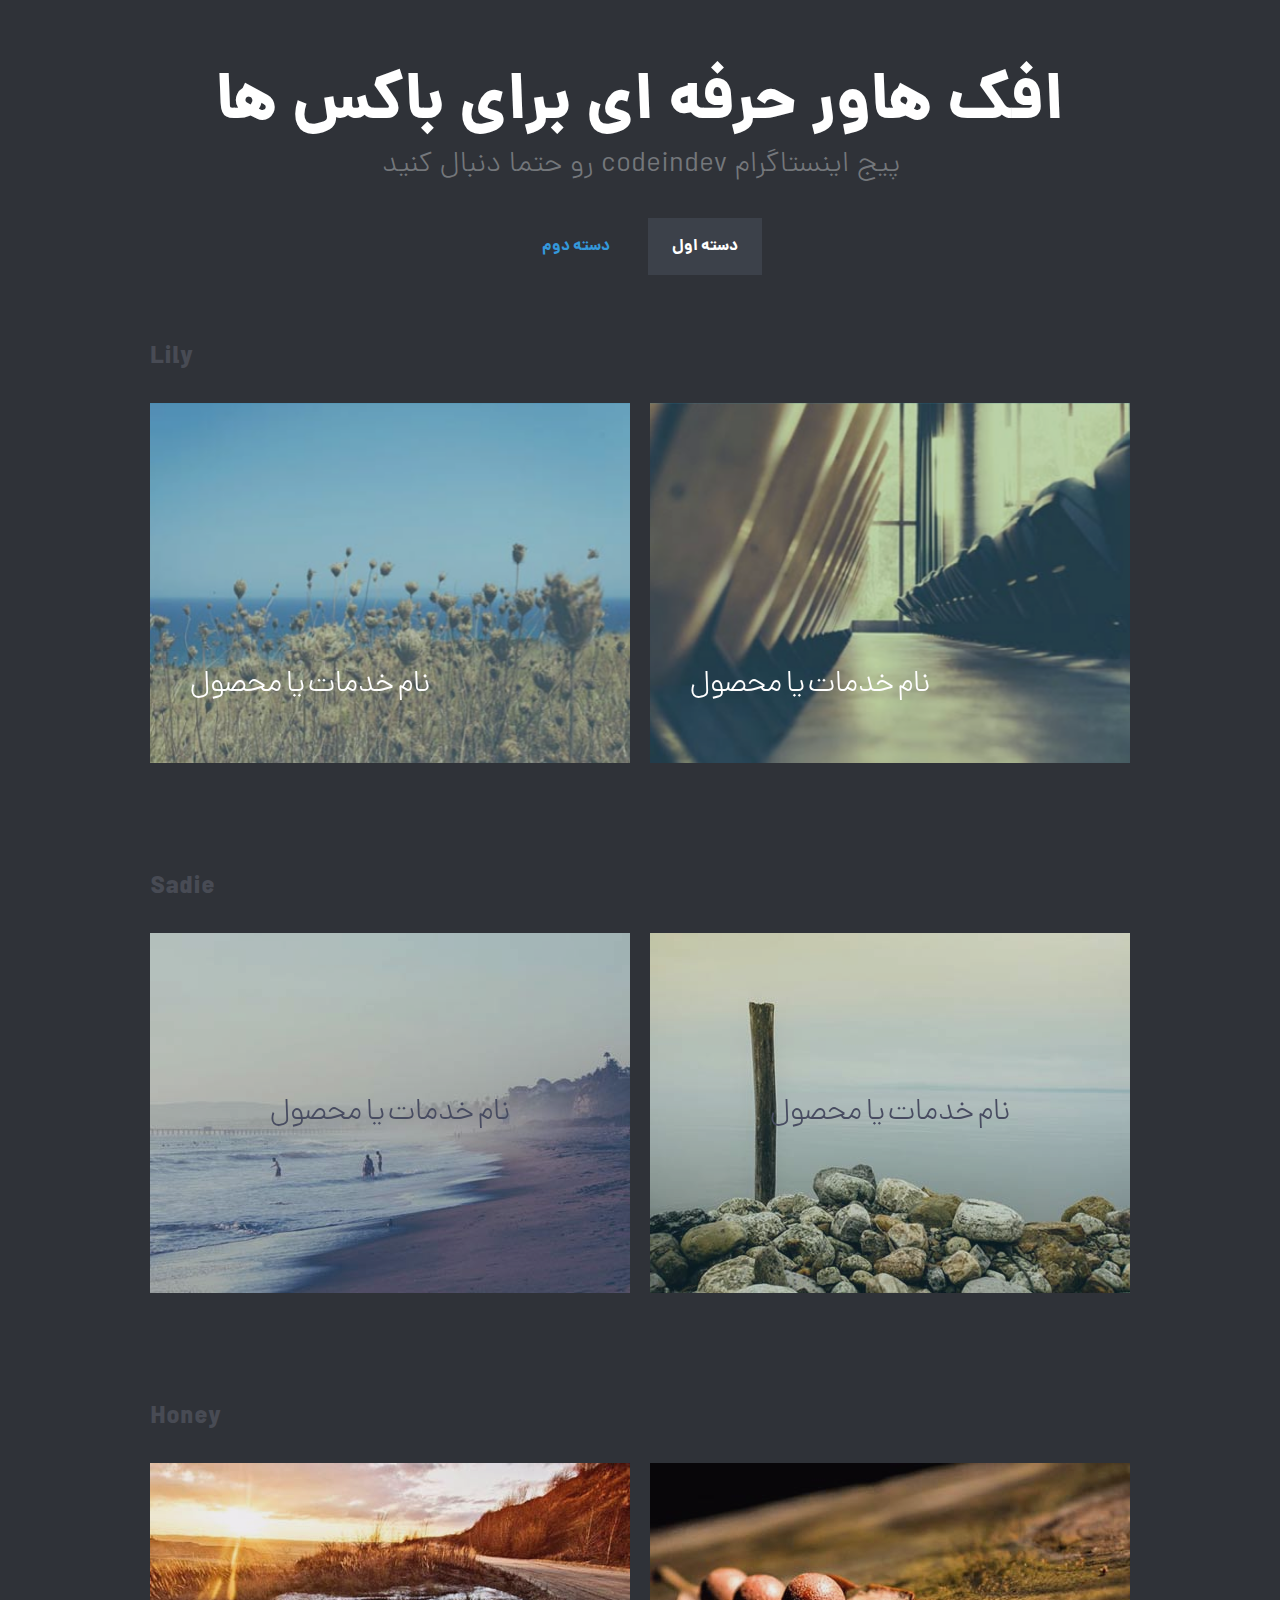
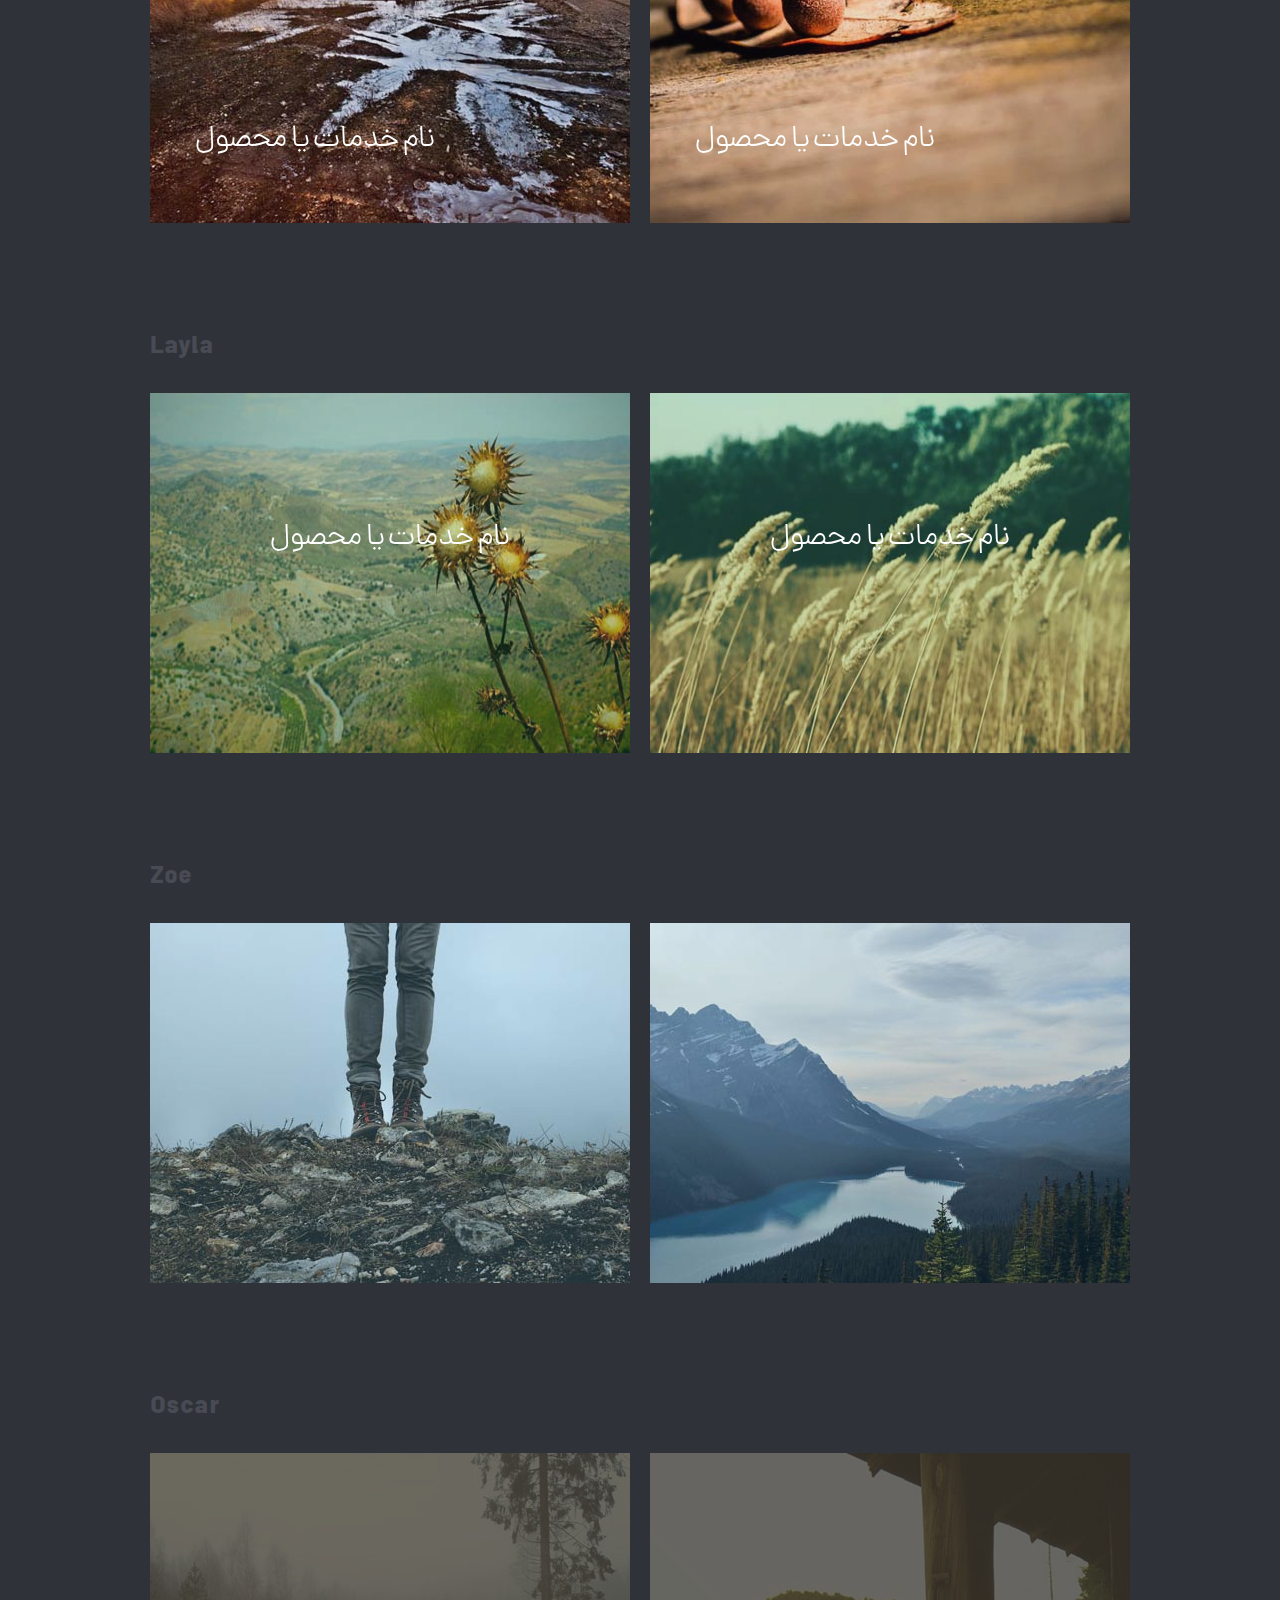
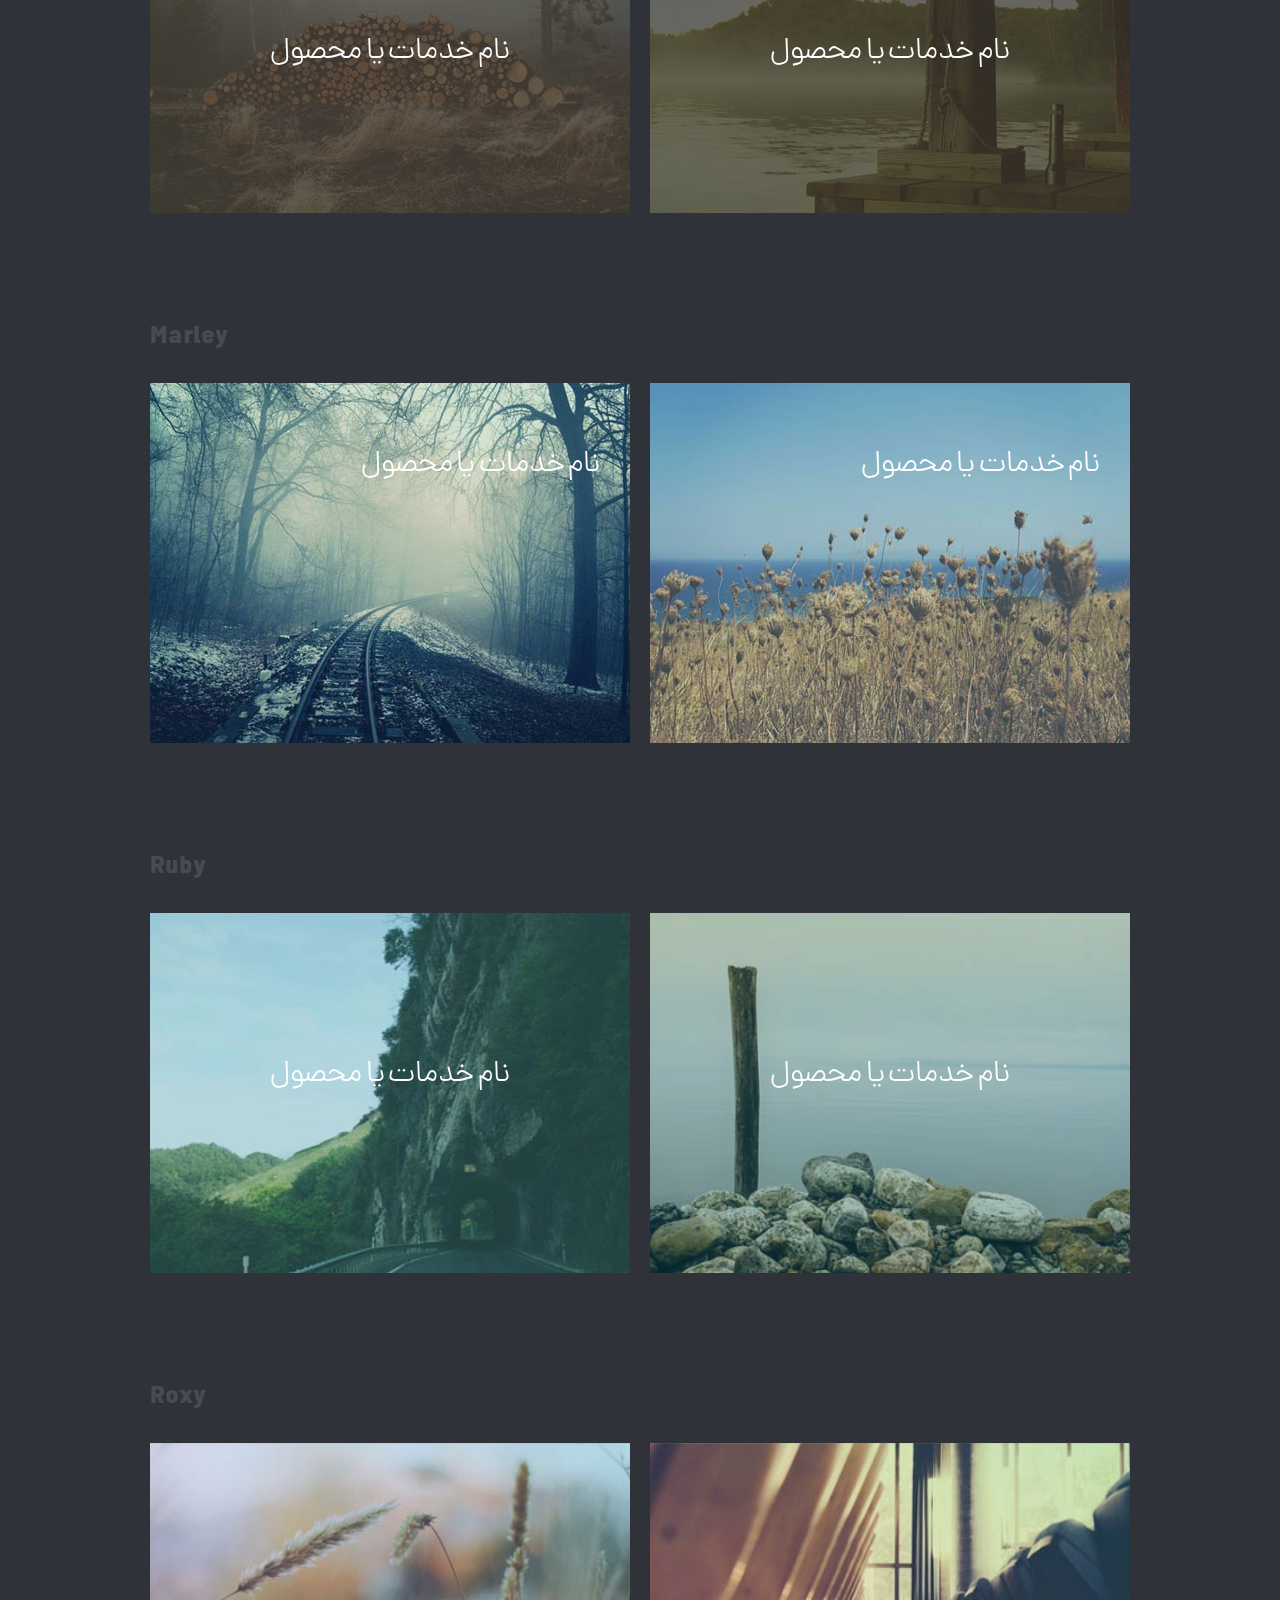
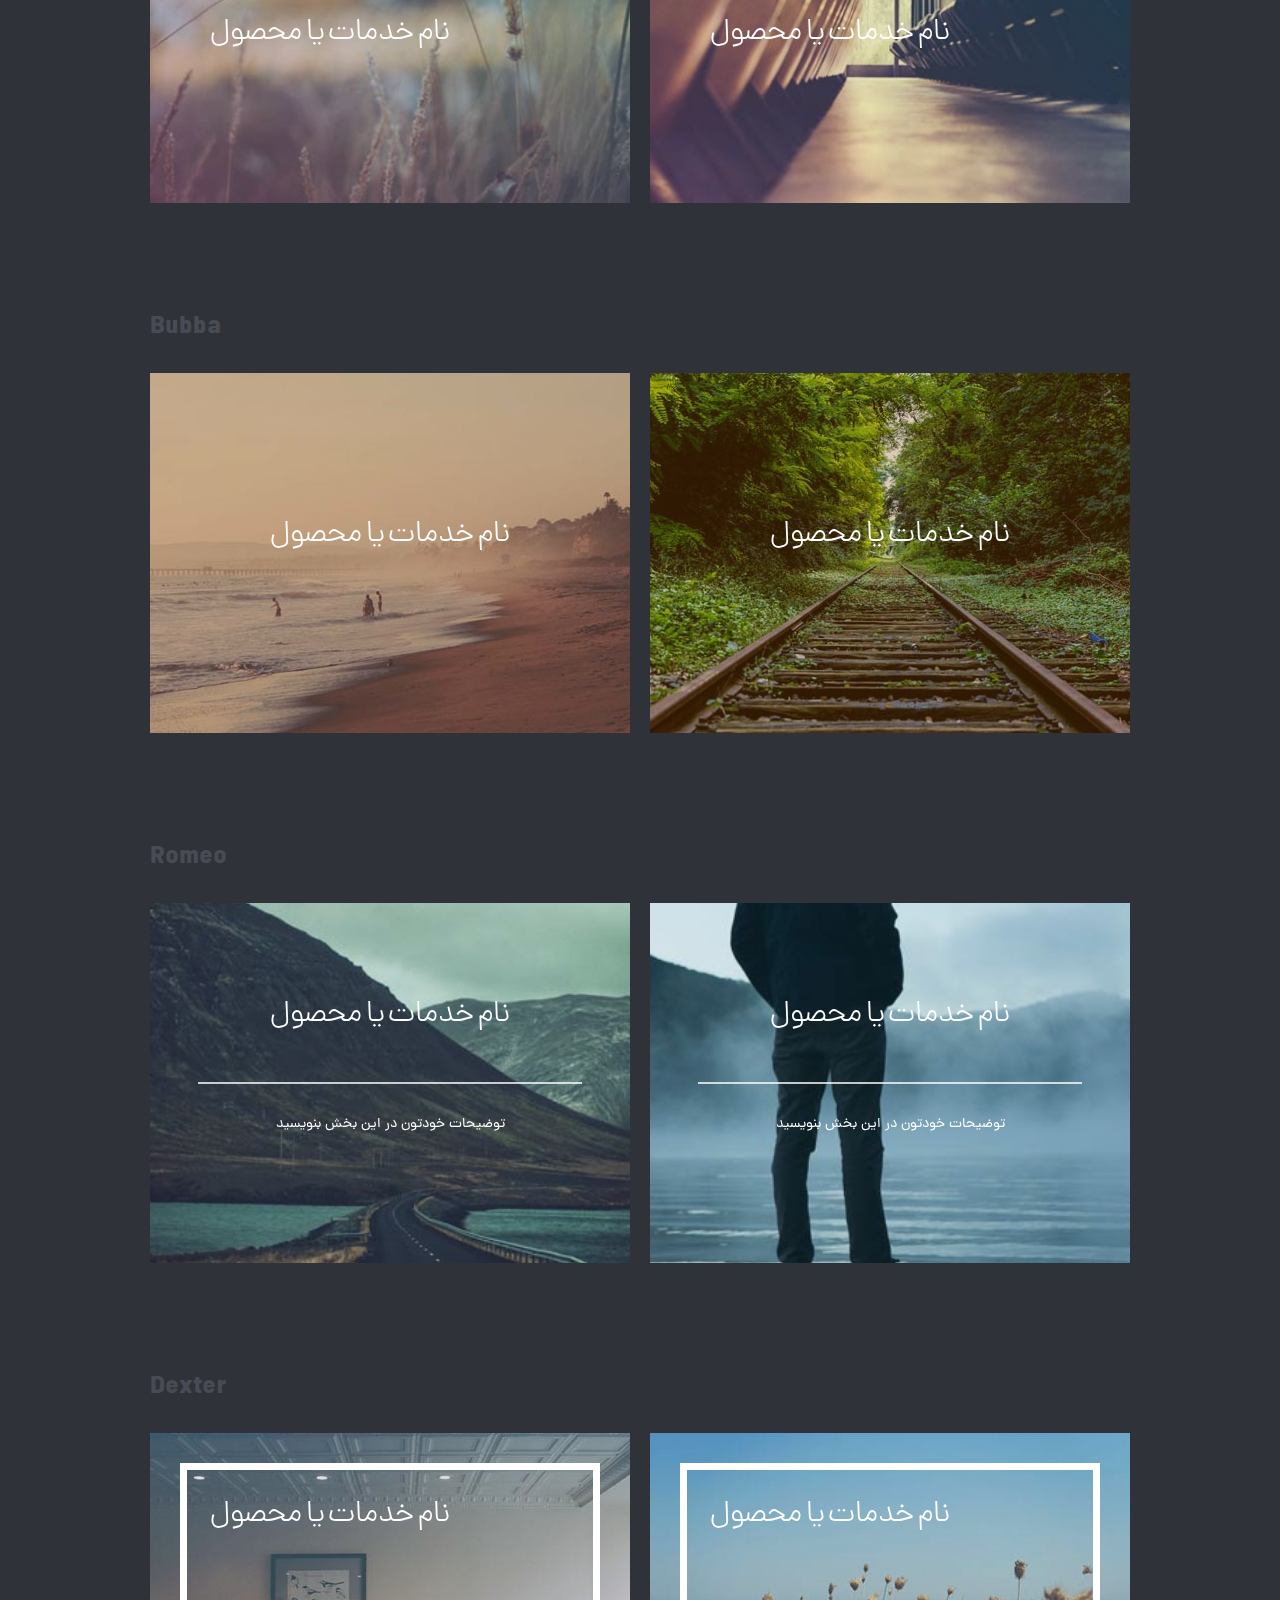
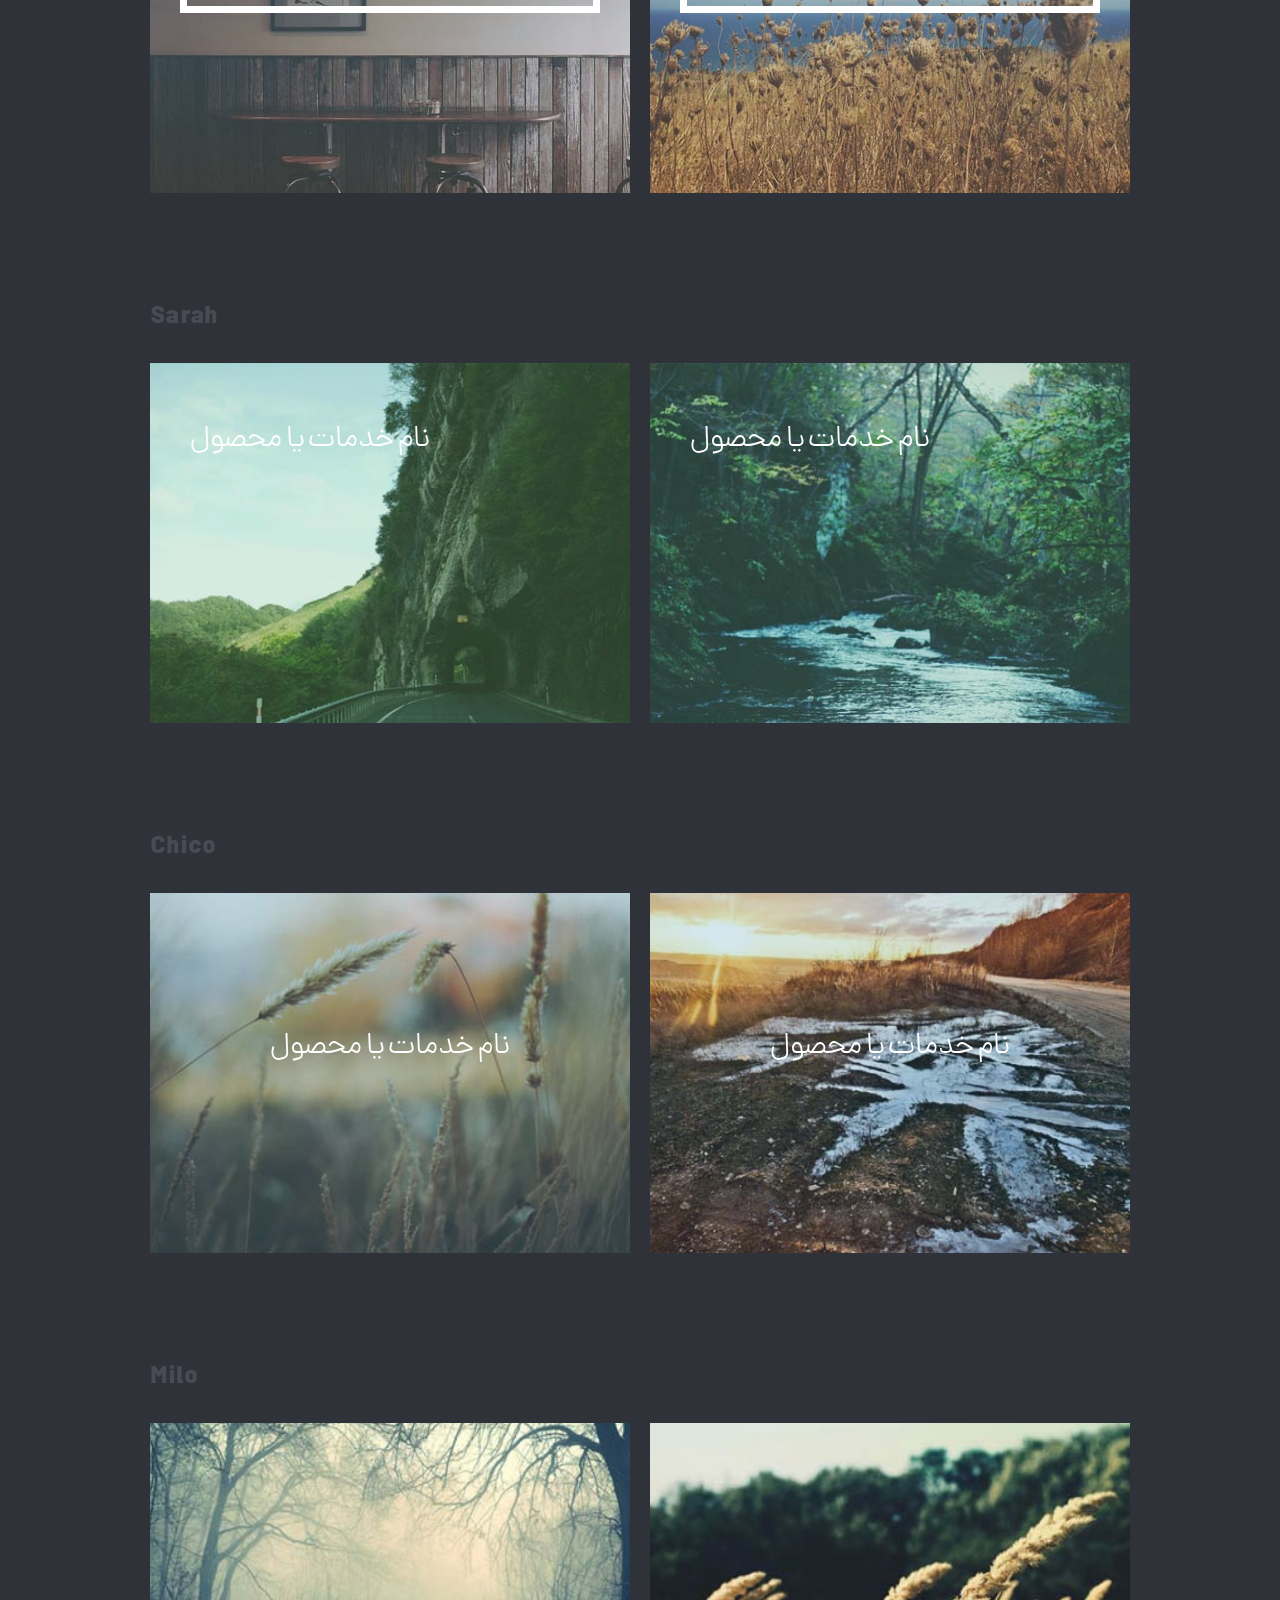
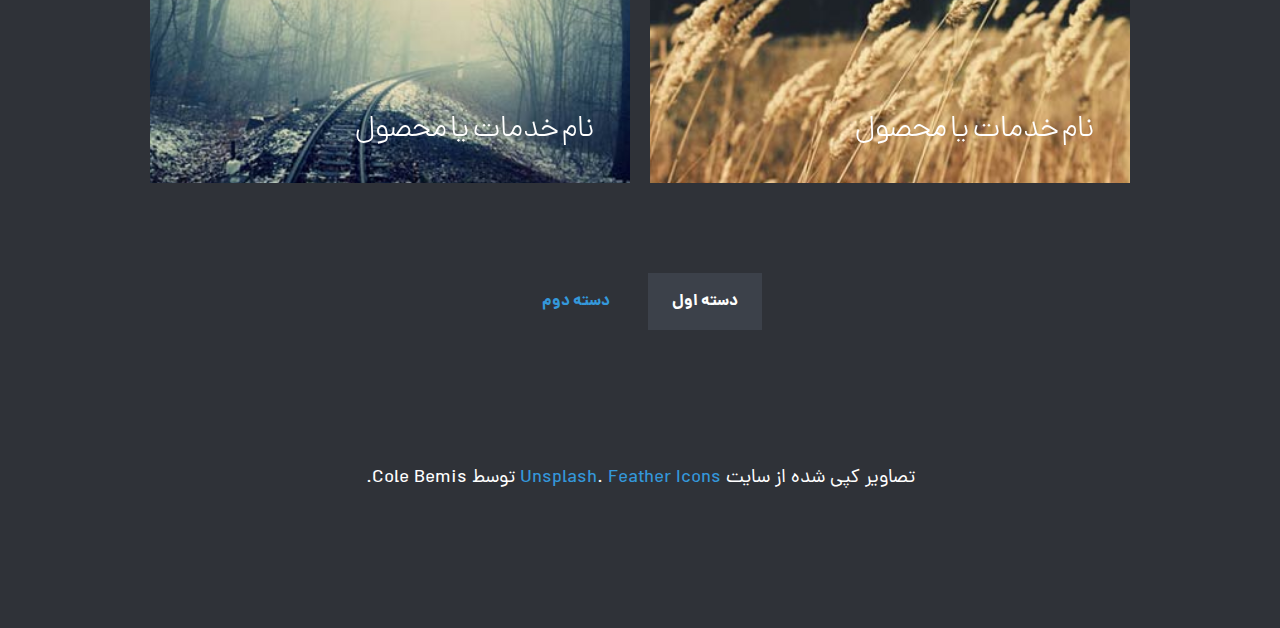
<file: index.html>
<!DOCTYPE html>
<html lang="en" class="no-js">
	<head>
		<meta charset="UTF-8" />
		<meta http-equiv="X-UA-Compatible" content="IE=edge"> 
		<meta name="viewport" content="width=device-width, initial-scale=1"> 
		<title>افکت هاور برای باکس | دسته اول</title>
		<link rel="stylesheet" type="text/css" href="css/normalize.css" />
		<link rel="stylesheet" type="text/css" href="css/demo.css" />
		<link rel="stylesheet" type="text/css" href="css/set1.css" />
		<!--[if IE]>
  		<script src="http://html5shiv.googlecode.com/svn/trunk/html5.js"></script>
		<![endif]-->
	</head>
	<body>
		<div class="container">
			<!-- Top Navigation -->
		
			<header class="codeindev-header">
				<h1>افک هاور حرفه ای برای باکس ها<span>پیج اینستاگرام codeindev رو حتما دنبال کنید</span></h1>
				<nav class="codeindev-demos">
					<a class="current-demo" href="index.html">دسته اول</a>
					<a href="index2.html">دسته دوم</a>
				</nav>
			</header>
			<div class="content">
				<h2>Lily</h2>
				<div class="grid">
					<figure class="effect-lily">
						<img src="img/12.jpg" alt="img12"/>
						<figcaption>
							<div>
								<h2>نام خدمات یا محصول</h2>
								<p>توضیحات کوتاه خودتون رو اینجا بنویسید</p>
							</div>
							<a href="#">ادامه مطلب</a>
						</figcaption>			
					</figure>
					<figure class="effect-lily">
						<img src="img/1.jpg" alt="img1"/>
						<figcaption>
							<div>
								<h2>نام خدمات یا محصول</h2>
								<p>توضیحات کوتاه خودتون رو اینجا بنویسید</p>
							</div>
							<a href="#">ادامه مطلب</a>
						</figcaption>			
					</figure>
				</div>
				<h2>Sadie</h2>
				<div class="grid">
					<figure class="effect-sadie">
						<img src="img/2.jpg" alt="img02"/>
						<figcaption>
							<h2>نام خدمات یا محصول</h2>
							<p>توضیحات کوتاه خودتون رو اینجا بنویسید</p>
							<a href="#">ادامه مطلب</a>
						</figcaption>			
					</figure>
					<figure class="effect-sadie">
						<img src="img/14.jpg" alt="img14"/>
						<figcaption>
							<h2>نام خدمات یا محصول</h2>
							<p>توضیحات کوتاه خودتون رو اینجا بنویسید</p>
							<a href="#">ادامه مطلب</a>
						</figcaption>			
					</figure>
				</div>
				<h2>Honey</h2>
				<div class="grid">
					<figure class="effect-honey">
						<img src="img/4.jpg" alt="img04"/>
						<figcaption>
							<h2>نام خدمات یا محصول</h2>
							<a href="#">مشاهده بیشتر</a>
						</figcaption>			
					</figure>
					<figure class="effect-honey">
						<img src="img/5.jpg" alt="img05"/>
						<figcaption>
							<h2>نام خدمات یا محصول</h2>
							<a href="#">مشاهده بیشتر</a>
						</figcaption>			
					</figure>
				</div>
				<h2>Layla</h2>
				<div class="grid">
					<figure class="effect-layla">
						<img src="img/6.jpg" alt="img06"/>
						<figcaption>
							<h2>نام خدمات یا محصول</h2>
							<p>توضیحات کوتاه خودتون رو اینجا بنویسید</p>
							<a href="#">ادامه مطلب</a>
						</figcaption>			
					</figure>
					<figure class="effect-layla">
						<img src="img/3.jpg" alt="img03"/>
						<figcaption>
							<h2>نام خدمات یا محصول</h2>
							<p>توضیحات کوتاه خودتون رو اینجا بنویسید</p>
							<a href="#">ادامه مطلب</a>
						</figcaption>			
					</figure>
				</div>
				<h2>Zoe</h2>
				<div class="grid">
					<figure class="effect-zoe">
						<img src="img/25.jpg" alt="img25"/>
						<figcaption>
							<h2>نام خدمات یا محصول</h2>
							<p class="icon-links">
								<a href="#"><span class="icon-heart"></span></a>
								<a href="#"><span class="icon-eye"></span></a>
								<a href="#"><span class="icon-paper-clip"></span></a>
							</p>
							<p class="description">توضیحات خودتون رو اینجا بنویسید</p>
						</figcaption>			
					</figure>
					<figure class="effect-zoe">
						<img src="img/26.jpg" alt="img26"/>
						<figcaption>
							<h2>نام خدمات یا محصول</h2>
							<p class="icon-links">
								<a href="#"><span class="icon-heart"></span></a>
								<a href="#"><span class="icon-eye"></span></a>
								<a href="#"><span class="icon-paper-clip"></span></a>
							</p>
							<p class="description">توضیحات خودتون رو اینجا بنویسید</p>
						</figcaption>			
					</figure>
				</div>
				<h2>Oscar</h2>
				<div class="grid">
					<figure class="effect-oscar">
						<img src="img/9.jpg" alt="img09"/>
						<figcaption>
							<h2>نام خدمات یا محصول</h2>
							<p>توضیحات خودتون در این بخش بنویسید</p>
							<a href="#">ادامه مطلب</a>
						</figcaption>			
					</figure>
					<figure class="effect-oscar">
						<img src="img/10.jpg" alt="img10"/>
						<figcaption>
							<h2>نام خدمات یا محصول</h2>
							<p>توضیحات خودتون در این بخش بنویسید</p>
							<a href="#">ادامه مطلب</a>
						</figcaption>			
					</figure>
				</div>
				<h2>Marley</h2>
				<div class="grid">
					<figure class="effect-marley">
						<img src="img/11.jpg" alt="img11"/>
						<figcaption>
							<h2>نام خدمات یا محصول</h2>
							<p>توضیحات خودتون در این بخش بنویسید</p>
							<a href="#">ادامه مطلب</a>
						</figcaption>			
					</figure>
					<figure class="effect-marley">
						<img src="img/12.jpg" alt="img12"/>
						<figcaption>
							<h2>نام خدمات یا محصول</h2>
							<p>توضیحات خودتون در این بخش بنویسید</p>
							<a href="#">ادامه مطلب</a>
						</figcaption>			
					</figure>
				</div>
				<h2>Ruby</h2>
				<div class="grid">
					<figure class="effect-ruby">
						<img src="img/13.jpg" alt="img13"/>
						<figcaption>
							<h2>نام خدمات یا محصول</h2>
							<p>توضیحات خودتون در این بخش بنویسید</p>
							<a href="#">ادامه مطلب</a>
						</figcaption>			
					</figure>
					<figure class="effect-ruby">
						<img src="img/14.jpg" alt="img14"/>
						<figcaption>
							<h2>نام خدمات یا محصول</h2>
							<p>توضیحات خودتون در این بخش بنویسید</p>
							<a href="#">ادامه مطلب</a>
						</figcaption>			
					</figure>
				</div>
				<h2>Roxy</h2>
				<div class="grid">
					<figure class="effect-roxy">
						<img src="img/15.jpg" alt="img15"/>
						<figcaption>
							<h2>نام خدمات یا محصول</h2>
							<p>توضیحات خودتون در این بخش بنویسید</p>
							<a href="#">ادامه مطلب</a>
						</figcaption>			
					</figure>
					<figure class="effect-roxy">
						<img src="img/1.jpg" alt="img01"/>
						<figcaption>
							<h2>نام خدمات یا محصول</h2>
							<p>توضیحات خودتون در این بخش بنویسید</p>
							<a href="#">ادامه مطلب</a>
						</figcaption>			
					</figure>
				</div>
				<h2>Bubba</h2>
				<div class="grid">
					<figure class="effect-bubba">
						<img src="img/2.jpg" alt="img02"/>
						<figcaption>
							<h2>نام خدمات یا محصول</h2>
							<p>توضیحات خودتون در این بخش بنویسید</p>
							<a href="#">ادامه مطلب</a>
						</figcaption>			
					</figure>
					<figure class="effect-bubba">
						<img src="img/16.jpg" alt="img16"/>
						<figcaption>
							<h2>نام خدمات یا محصول</h2>
							<p>توضیحات خودتون در این بخش بنویسید</p>
							<a href="#">ادامه مطلب</a>
						</figcaption>			
					</figure>
				</div>
				<h2>Romeo</h2>
				<div class="grid">
					<figure class="effect-romeo">
						<img src="img/17.jpg" alt="img17"/>
						<figcaption>
							<h2>نام خدمات یا محصول</h2>
							<p>توضیحات خودتون در این بخش بنویسید</p>
							<a href="#">ادامه مطلب</a>
						</figcaption>			
					</figure>
					<figure class="effect-romeo">
						<img src="img/18.jpg" alt="img18"/>
						<figcaption>
							<h2>نام خدمات یا محصول</h2>
							<p>توضیحات خودتون در این بخش بنویسید</p>
							<a href="#">ادامه مطلب</a>
						</figcaption>			
					</figure>
				</div>
				<h2>Dexter</h2>
				<div class="grid">
					<figure class="effect-dexter">
						<img src="img/19.jpg" alt="img19"/>
						<figcaption>
							<h2>نام خدمات یا محصول</h2>
							<p>توضیحات خودتون در این بخش بنویسید</p>
							<a href="#">ادامه مطلب</a>
						</figcaption>			
					</figure>
					<figure class="effect-dexter">
						<img src="img/12.jpg" alt="img12"/>
						<figcaption>
							<h2>نام خدمات یا محصول</h2>
							<p>توضیحات خودتون در این بخش بنویسید</p>
							<a href="#">ادامه مطلب</a>
						</figcaption>			
					</figure>
				</div>
				<h2>Sarah</h2>
				<div class="grid">
					<figure class="effect-sarah">
						<img src="img/13.jpg" alt="img13"/>
						<figcaption>
							<h2>نام خدمات یا محصول</h2>
							<p>توضیحات خودتون در این بخش بنویسید</p>
							<a href="#">ادامه مطلب</a>
						</figcaption>			
					</figure>
					<figure class="effect-sarah">
						<img src="img/20.jpg" alt="img20"/>
						<figcaption>
							<h2>نام خدمات یا محصول</h2>
							<p>توضیحات خودتون در این بخش بنویسید</p>
							<a href="#">ادامه مطلب</a>
						</figcaption>			
					</figure>
				</div>
				<h2>Chico</h2>
				<div class="grid">
					<figure class="effect-chico">
						<img src="img/15.jpg" alt="img15"/>
						<figcaption>
							<h2>نام خدمات یا محصول</h2>
							<p>توضیحات خودتون در این بخش بنویسید</p>
							<a href="#">ادامه مطلب</a>
						</figcaption>			
					</figure>
					<figure class="effect-chico">
						<img src="img/4.jpg" alt="img04"/>
						<figcaption>
							<h2>نام خدمات یا محصول</h2>
							<p>توضیحات خودتون در این بخش بنویسید</p>
							<a href="#">ادامه مطلب</a>
						</figcaption>			
					</figure>
				</div>
				<h2>Milo</h2>
				<div class="grid">
					<figure class="effect-milo">
						<img src="img/11.jpg" alt="img11"/>
						<figcaption>
							<h2>نام خدمات یا محصول</h2>
							<p>توضیحات خودتون در این بخش بنویسید</p>
							<a href="#">ادامه مطلب</a>
						</figcaption>			
					</figure>
					<figure class="effect-milo">
						<img src="img/3.jpg" alt="img03"/>
						<figcaption>
							<h2>نام خدمات یا محصول</h2>
							<p>توضیحات خودتون در این بخش بنویسید</p>
							<a href="#">ادامه مطلب</a>
						</figcaption>			
					</figure>
				</div>
			</div>
			<nav class="codeindev-demos">
				<a class="current-demo" href="index.html">دسته اول</a>
				<a href="index2.html">دسته دوم</a>
			</nav>
			<!-- Related demos -->
			<section class="related">
				<p>تصاویر کپی شده از سایت <a href="http://unsplash.com/">Unsplash</a>. <a href="https://gumroad.com/l/feather">Feather Icons</a> توسط Cole Bemis.</p>
				
			</section>
		</div><!-- /container -->
		<script>
			// For Demo purposes only (show hover effect on mobile devices)
			[].slice.call( document.querySelectorAll('a[href="#"') ).forEach( function(el) {
				el.addEventListener( 'click', function(ev) { ev.preventDefault(); } );
			} );
		</script>
	</body>
</html>
</file>
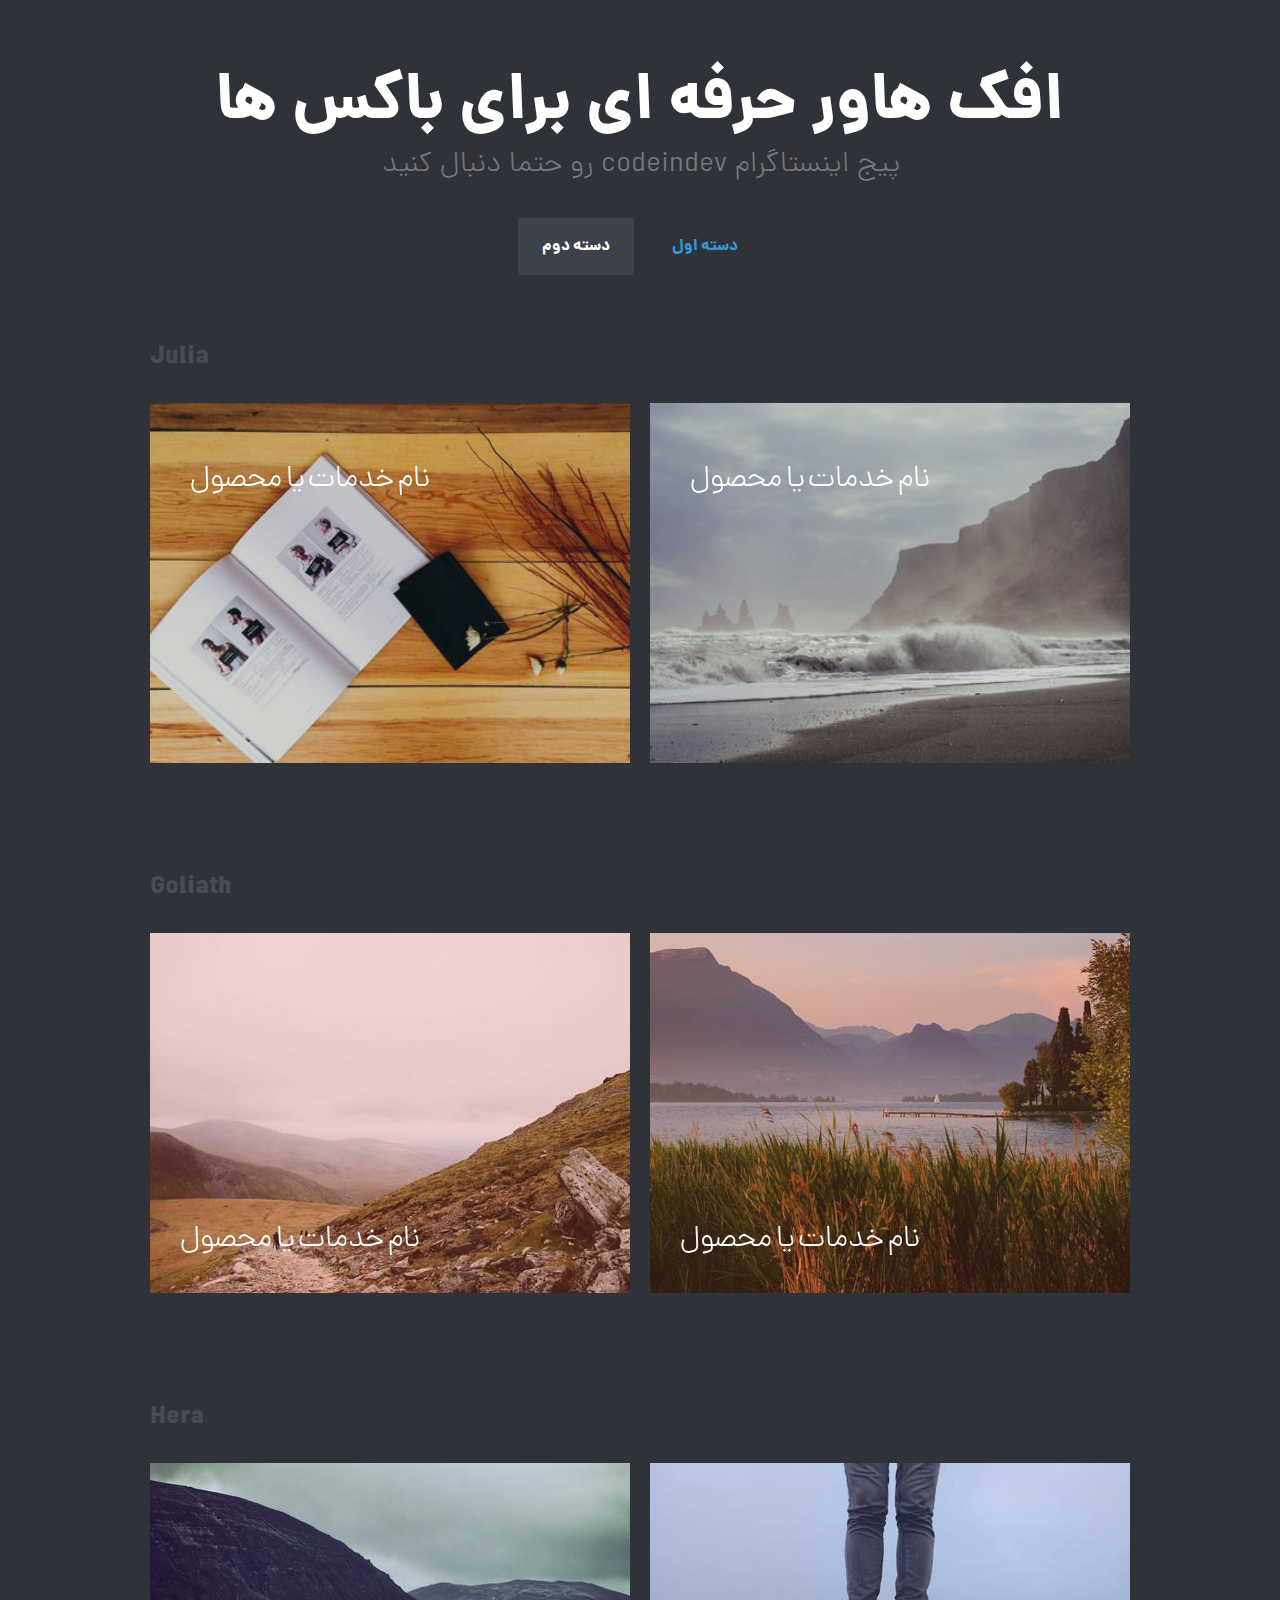
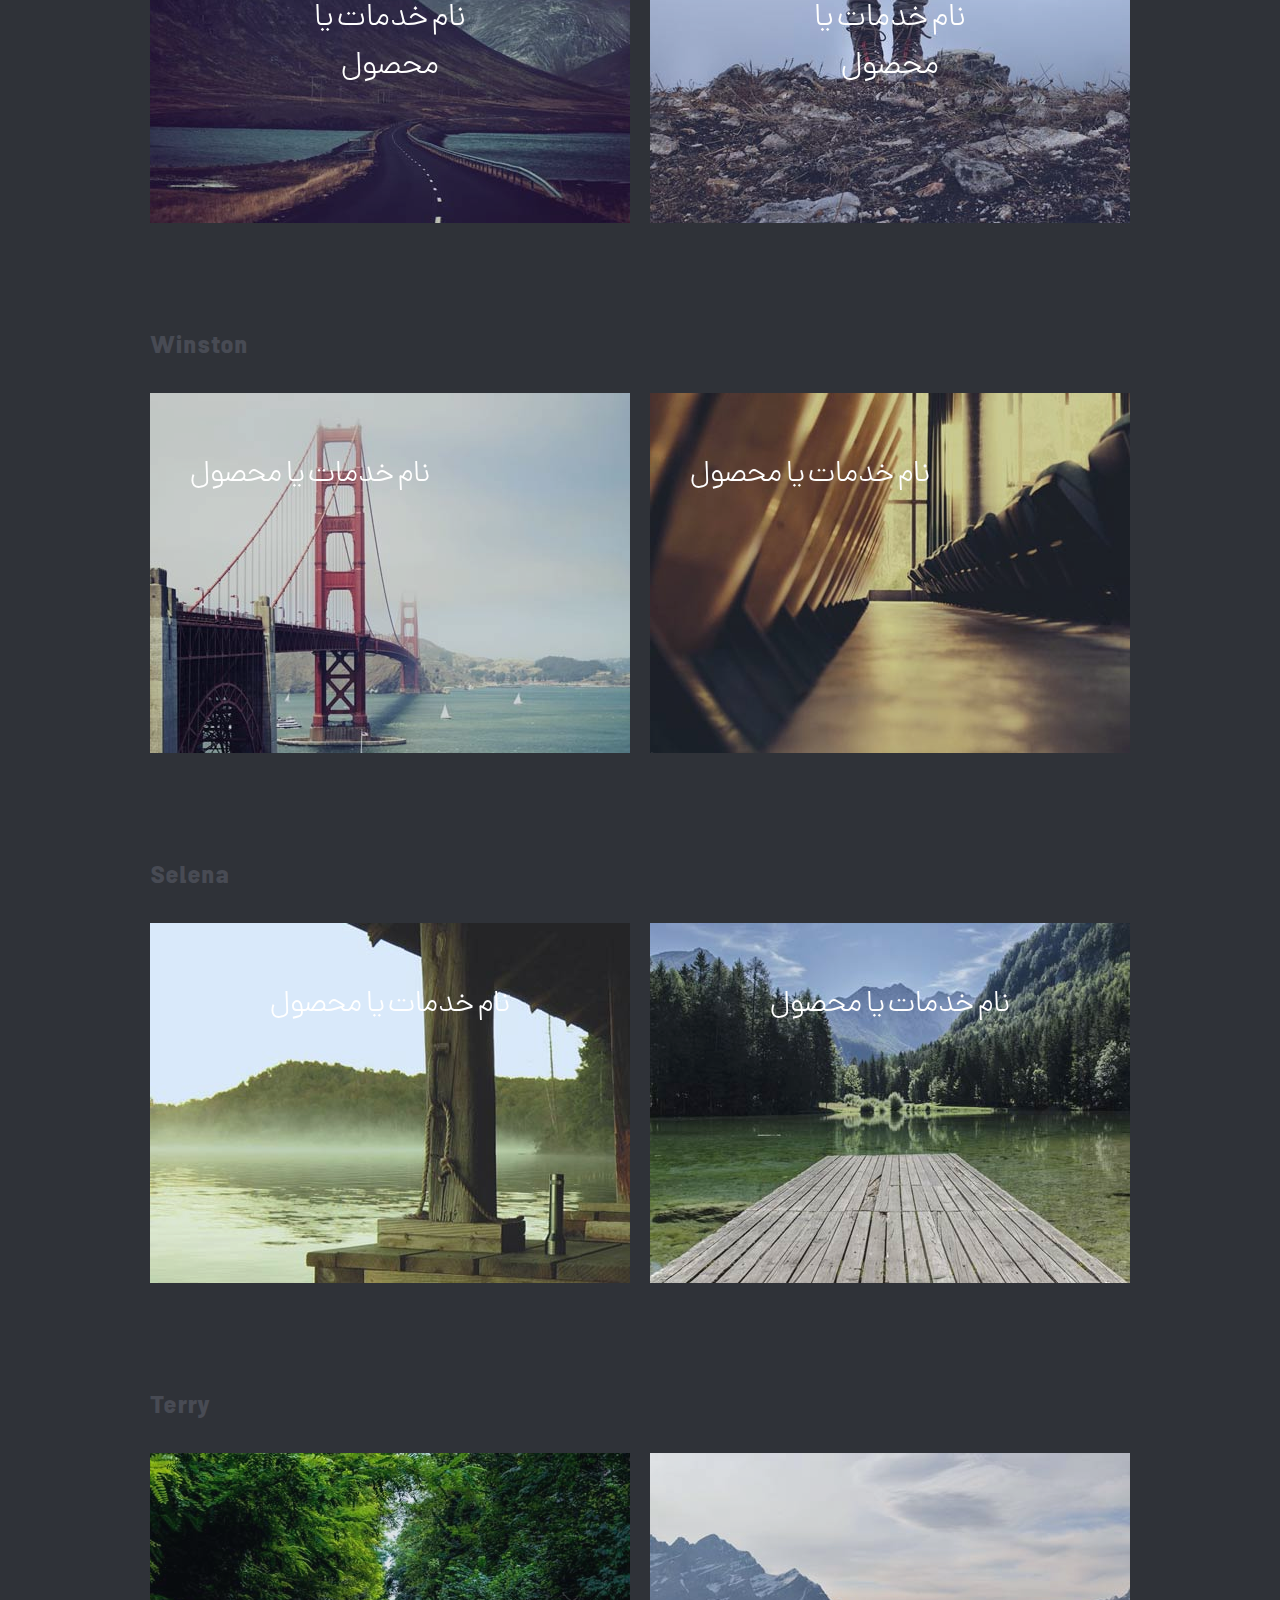
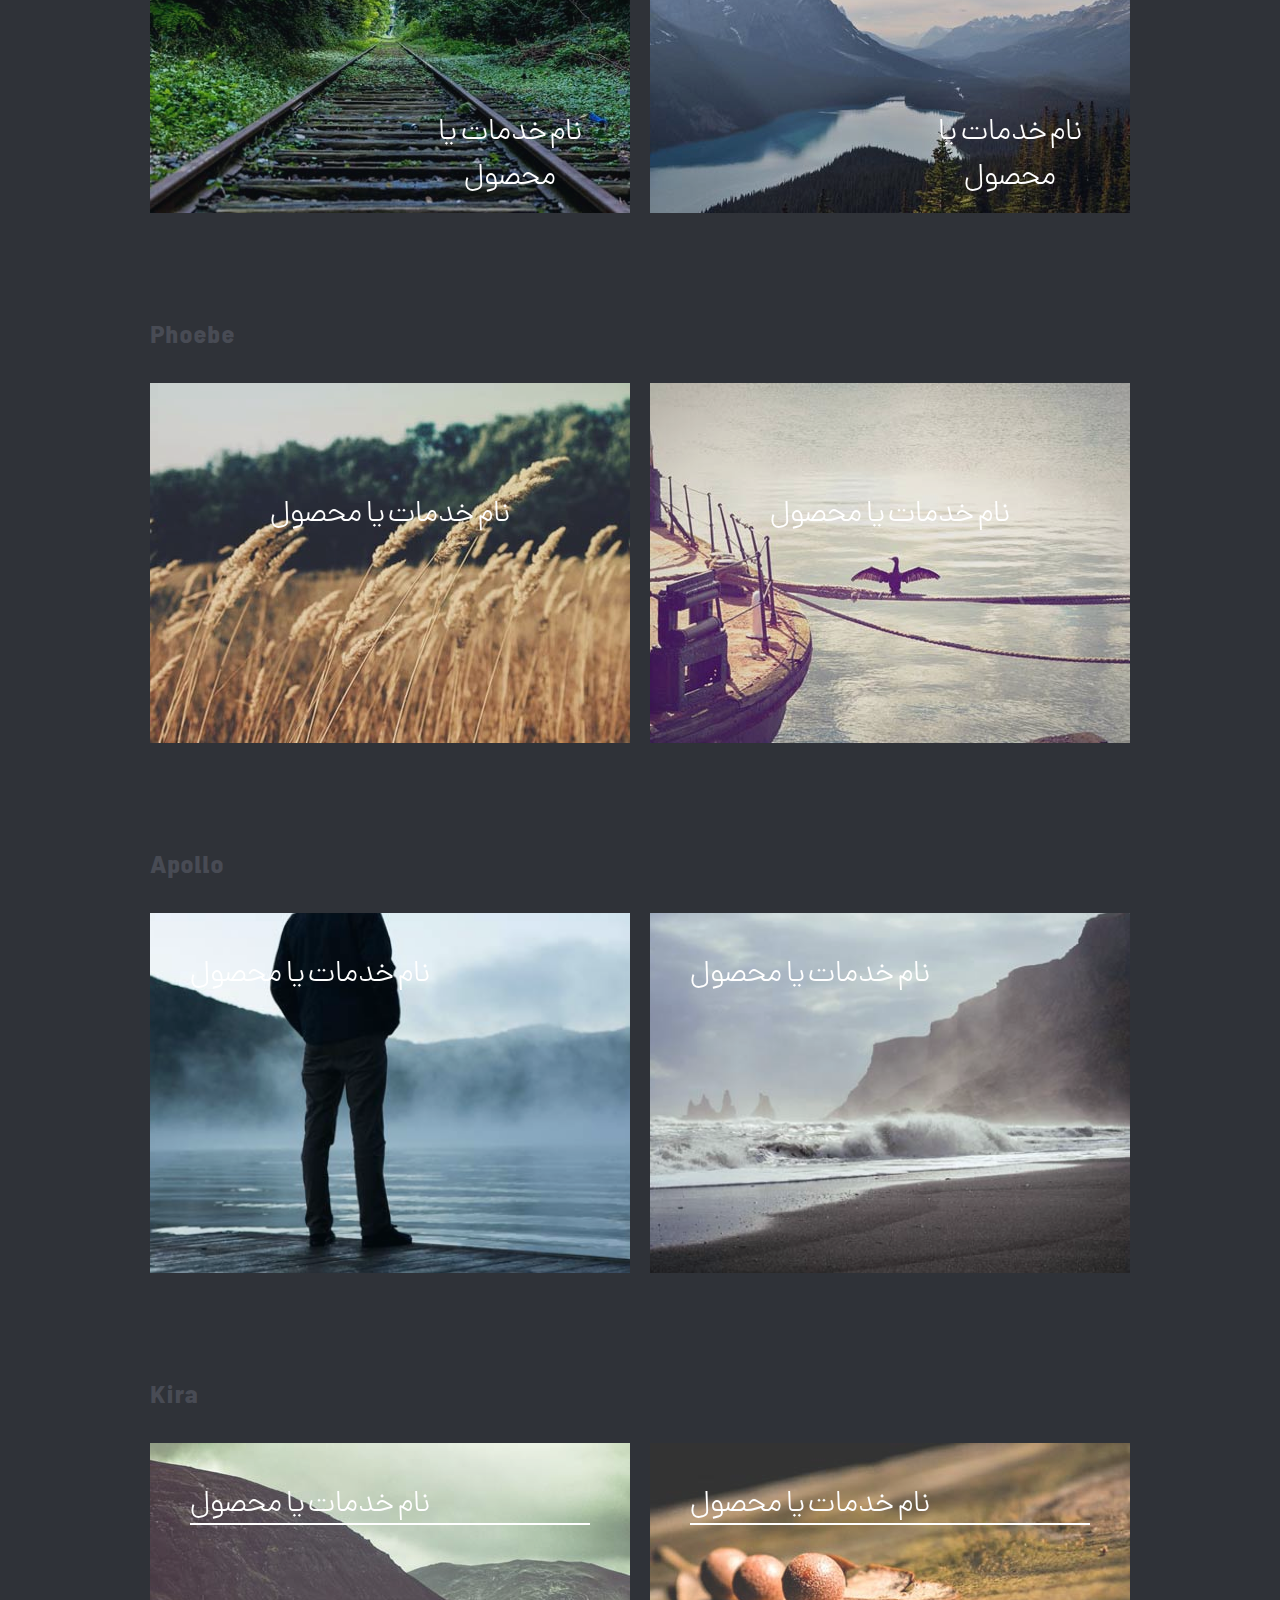
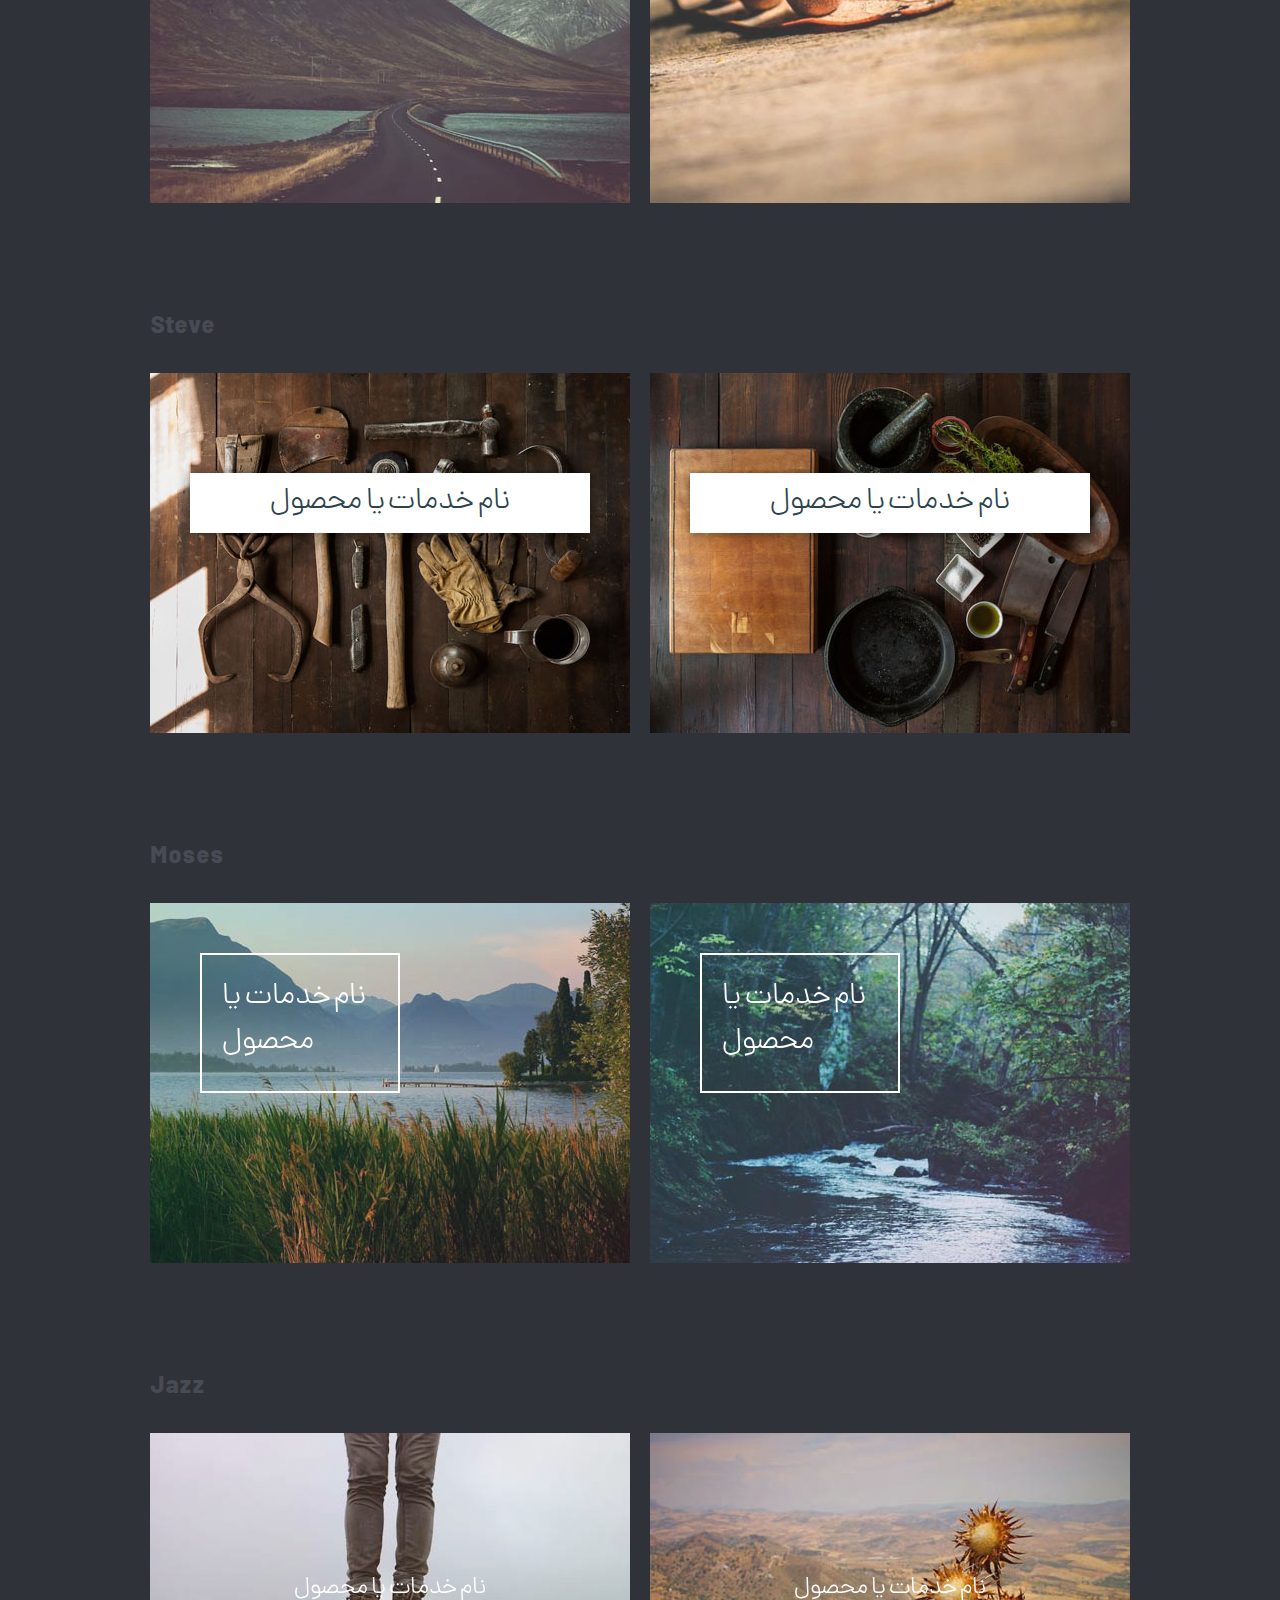
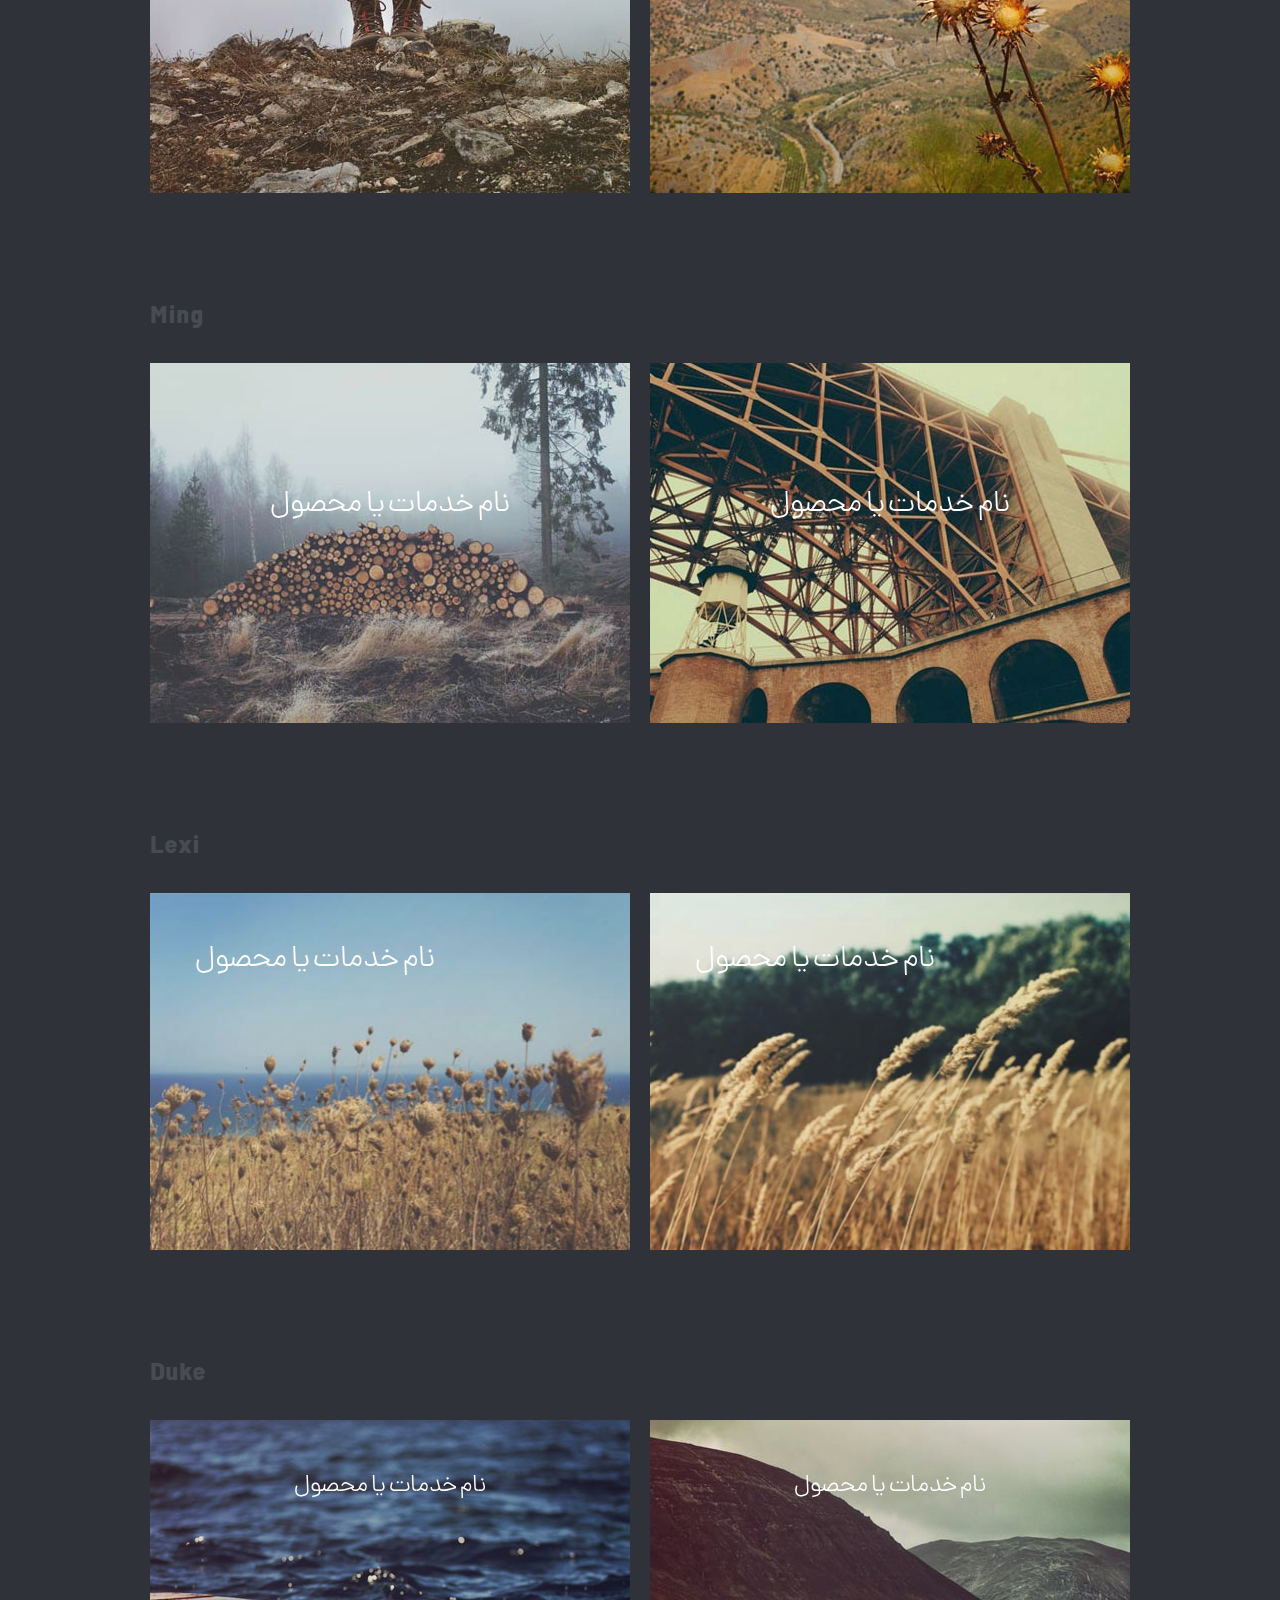
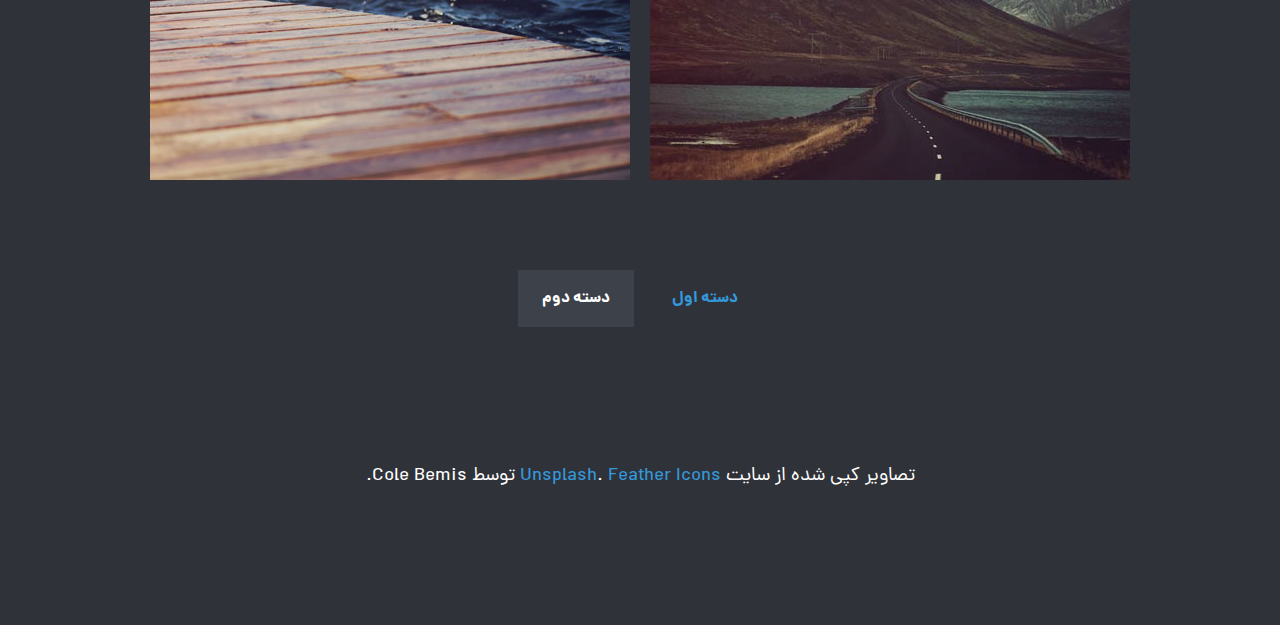
<file: index2.html>
<!DOCTYPE html>
<html lang="en" class="no-js">
	<head>
		<meta charset="UTF-8" />
		<meta http-equiv="X-UA-Compatible" content="IE=edge"> 
		<meta name="viewport" content="width=device-width, initial-scale=1"> 
		<title>افکت هاور برای باکس | دسته دوم</title>
		<link rel="stylesheet" type="text/css" href="css/normalize.css" />
		<link rel="stylesheet" type="text/css" href="css/demo.css" />
		<link rel="stylesheet" type="text/css" href="css/set2.css" />
		<link rel="stylesheet" type="text/css" href="fonts/font-awesome-4.2.0/css/font-awesome.min.css" />
		<!--[if IE]>
  		<script src="http://html5shiv.googlecode.com/svn/trunk/html5.js"></script>
		<![endif]-->
	</head>
	<body>
		<div class="container">
			<!-- Top Navigation -->
		
			<header class="codeindev-header">
				<h1>افک هاور حرفه ای برای باکس ها<span>پیج اینستاگرام codeindev رو حتما دنبال کنید</span></h1>
				<nav class="codeindev-demos">
					<a href="index.html">دسته اول</a>
					<a class="current-demo" href="index2.html">دسته دوم</a>
				</nav>
			</header>
			<div class="content">
				<h2>Julia</h2>
				<div class="grid">
					<figure class="effect-julia">
						<img src="img/21.jpg" alt="img21"/>
						<figcaption>
							<h2>نام خدمات یا محصول</h2>
							<div>
								<p>توضیحات کوتاه خودتون رو اینجا بنویسید</p>
								<p>توضیحات کوتاه خودتون رو اینجا بنویسید</p>
								<p>توضیحات کوتاه خودتون رو اینجا بنویسید</p>
							</div>
							<a href="#">ادامه مطلب</a>
						</figcaption>			
					</figure>
					<figure class="effect-julia">
						<img src="img/22.jpg" alt="img22"/>
						<figcaption>
							<h2>نام خدمات یا محصول</h2>
							<div>
								<p>توضیحات کوتاه خودتون رو اینجا بنویسید</p>
								<p>توضیحات کوتاه خودتون رو اینجا بنویسید</p>
								<p>توضیحات کوتاه خودتون رو اینجا بنویسید</p>
							</div>
							<a href="#">ادامه مطلب</a>
						</figcaption>			
					</figure>
				</div>
				<h2>Goliath</h2>
				<div class="grid">
					<figure class="effect-goliath">
						<img src="img/23.jpg" alt="img23"/>
						<figcaption>
							<h2>نام خدمات یا محصول</h2>
							<p>توضیحات کوتاه خودتون رو اینجا بنویسید</p>
							<a href="#">ادامه مطلب</a>
						</figcaption>			
					</figure>
					<figure class="effect-goliath">
						<img src="img/24.jpg" alt="img24"/>
						<figcaption>
							<h2>نام خدمات یا محصول</h2>
							<p>توضیحات کوتاه خودتون رو اینجا بنویسید</p>
							<a href="#">ادامه مطلب</a>
						</figcaption>			
					</figure>
				</div>
				<h2>Hera</h2>
				<div class="grid">
					<figure class="effect-hera">
						<img src="img/17.jpg" alt="img17"/>
						<figcaption>
							<h2>نام خدمات یا محصول</h2>
							<p>
								<a href="#"><i class="fa fa-fw fa-file-pdf-o"></i></a>
								<a href="#"><i class="fa fa-fw fa-file-image-o"></i></a>
								<a href="#"><i class="fa fa-fw fa-file-archive-o"></i></a>
								<a href="#"><i class="fa fa-fw fa-file-code-o"></i></a>
							</p>
						</figcaption>			
					</figure>
					<figure class="effect-hera">
						<img src="img/25.jpg" alt="img25"/>
						<figcaption>
							<h2>نام خدمات یا محصول</h2>
							<p>
								<a href="#"><i class="fa fa-fw fa-file-pdf-o"></i></a>
								<a href="#"><i class="fa fa-fw fa-file-image-o"></i></a>
								<a href="#"><i class="fa fa-fw fa-file-archive-o"></i></a>
								<a href="#"><i class="fa fa-fw fa-file-code-o"></i></a>
							</p>
						</figcaption>			
					</figure>
				</div>
				<h2>Winston</h2>
				<div class="grid">
					<figure class="effect-winston">
						<img src="img/30.jpg" alt="img30"/>
						<figcaption>
							<h2>نام خدمات یا محصول</h2>
							<p>
								<a href="#"><i class="fa fa-fw fa-star-o"></i></a>
								<a href="#"><i class="fa fa-fw fa-comments-o"></i></a>
								<a href="#"><i class="fa fa-fw fa-envelope-o"></i></a>
							</p>
						</figcaption>			
					</figure>
					<figure class="effect-winston">
						<img src="img/1.jpg" alt="img01"/>
						<figcaption>
							<h2>نام خدمات یا محصول</h2>
							<p>
								<a href="#"><i class="fa fa-fw fa-star-o"></i></a>
								<a href="#"><i class="fa fa-fw fa-comments-o"></i></a>
								<a href="#"><i class="fa fa-fw fa-envelope-o"></i></a>
							</p>
						</figcaption>			
					</figure>
				</div>
				<h2>Selena</h2>
				<div class="grid">
					<figure class="effect-selena">
						<img src="img/10.jpg" alt="img10"/>
						<figcaption>
							<h2>نام خدمات یا محصول</h2>
							<p>توضیحات کوتاه خودتون رو اینجا بنویسید</p>
							<a href="#">ادامه مطلب</a>
						</figcaption>			
					</figure>
					<figure class="effect-selena">
						<img src="img/31.jpg" alt="img31"/>
						<figcaption>
							<h2>نام خدمات یا محصول</h2>
							<p>توضیحات کوتاه خودتون رو اینجا بنویسید</p>
							<a href="#">ادامه مطلب</a>
						</figcaption>			
					</figure>
				</div>
				<h2>Terry</h2>
				<div class="grid">
					<figure class="effect-terry">
						<img src="img/16.jpg" alt="img16"/>
						<figcaption>
							<h2>نام خدمات یا محصول</h2>
							<p>
								<a href="#"><i class="fa fa-fw fa-download"></i></a>
								<a href="#"><i class="fa fa-fw fa-heart"></i></a>
								<a href="#"><i class="fa fa-fw fa-share"></i></a>
								<a href="#"><i class="fa fa-fw fa-tags"></i></a>
							</p>
						</figcaption>			
					</figure>
					<figure class="effect-terry">
						<img src="img/26.jpg" alt="img26"/>
						<figcaption>
							<h2>نام خدمات یا محصول</h2>
							<p>
								<a href="#"><i class="fa fa-fw fa-download"></i></a>
								<a href="#"><i class="fa fa-fw fa-heart"></i></a>
								<a href="#"><i class="fa fa-fw fa-share"></i></a>
								<a href="#"><i class="fa fa-fw fa-tags"></i></a>
							</p>
						</figcaption>			
					</figure>
				</div>
				<h2>Phoebe</h2>
				<div class="grid">
					<figure class="effect-phoebe">
						<img src="img/3.jpg" alt="img03"/>
						<figcaption>
							<h2>نام خدمات یا محصول</h2>
							<p>
								<a href="#"><i class="fa fa-fw fa-user"></i></a>
								<a href="#"><i class="fa fa-fw fa-heart"></i></a>
								<a href="#"><i class="fa fa-fw fa-cog"></i></a>
							</p>
						</figcaption>			
					</figure>
					<figure class="effect-phoebe">
						<img src="img/7.jpg" alt="img07"/>
						<figcaption>
							<h2>نام خدمات یا محصول</h2>
							<p>
								<a href="#"><i class="fa fa-fw fa-user"></i></a>
								<a href="#"><i class="fa fa-fw fa-heart"></i></a>
								<a href="#"><i class="fa fa-fw fa-cog"></i></a>
							</p>
						</figcaption>			
					</figure>
				</div>
				<h2>Apollo</h2>
				<div class="grid">
					<figure class="effect-apollo">
						<img src="img/18.jpg" alt="img18"/>
						<figcaption>
							<h2>نام خدمات یا محصول</h2>
							<p>توضیحات کوتاه خودتون رو اینجا بنویسید</p>
							<a href="#">ادامه مطلب</a>
						</figcaption>			
					</figure>
					<figure class="effect-apollo">
						<img src="img/22.jpg" alt="img22"/>
						<figcaption>
							<h2>نام خدمات یا محصول</h2>
							<p>توضیحات کوتاه خودتون رو اینجا بنویسید</p>
							<a href="#">ادامه مطلب</a>
						</figcaption>			
					</figure>
				</div>
				<h2>Kira</h2>
				<div class="grid">
					<figure class="effect-kira">
						<img src="img/17.jpg" alt="img17"/>
						<figcaption>
							<h2>نام خدمات یا محصول</h2>
							<p>
								<a href="#"><i class="fa fa-fw fa-home"></i></a>
								<a href="#"><i class="fa fa-fw fa-download"></i></a>
								<a href="#"><i class="fa fa-fw fa-heart"></i></a>
								<a href="#"><i class="fa fa-fw fa-share"></i></a>
							</p>
						</figcaption>			
					</figure>
					<figure class="effect-kira">
						<img src="img/5.jpg" alt="img05"/>
						<figcaption>
							<h2>نام خدمات یا محصول</h2>
							<p>
								<a href="#"><i class="fa fa-fw fa-home"></i></a>
								<a href="#"><i class="fa fa-fw fa-download"></i></a>
								<a href="#"><i class="fa fa-fw fa-heart"></i></a>
								<a href="#"><i class="fa fa-fw fa-share"></i></a>
							</p>
						</figcaption>			
					</figure>
				</div>
				<h2>Steve</h2>
				<div class="grid">
					<figure class="effect-steve">
						<img src="img/29.jpg" alt="img29"/>
						<figcaption>
							<h2>نام خدمات یا محصول</h2>
							<p>توضیحات کوتاه خودتون رو اینجا بنویسید</p>
							<a href="#">ادامه مطلب</a>
						</figcaption>			
					</figure>
					<figure class="effect-steve">
						<img src="img/33.jpg" alt="img33"/>
						<figcaption>
							<h2>نام خدمات یا محصول</h2>
							<p>توضیحات کوتاه خودتون رو اینجا بنویسید</p>
							<a href="#">ادامه مطلب</a>
						</figcaption>			
					</figure>
				</div>
				<h2>Moses</h2>
				<div class="grid">
					<figure class="effect-moses">
						<img src="img/24.jpg" alt="img24"/>
						<figcaption>
							<h2>نام خدمات یا محصول</h2>
							<p>توضیحات کوتاه خودتون رو اینجا بنویسید</p>
							<a href="#">ادامه مطلب</a>
						</figcaption>			
					</figure>
					<figure class="effect-moses">
						<img src="img/20.jpg" alt="img20"/>
						<figcaption>
							<h2>نام خدمات یا محصول</h2>
							<p>توضیحات کوتاه خودتون رو اینجا بنویسید</p>
							<a href="#">ادامه مطلب</a>
						</figcaption>			
					</figure>
				</div>
				<h2>Jazz</h2>
				<div class="grid">
					<figure class="effect-jazz">
						<img src="img/25.jpg" alt="img25"/>
						<figcaption>
							<h2>نام خدمات یا محصول</h2>
							<p>توضیحات کوتاه خودتون رو اینجا بنویسید</p>
							<a href="#">ادامه مطلب</a>
						</figcaption>			
					</figure>
					<figure class="effect-jazz">
						<img src="img/6.jpg" alt="img06"/>
						<figcaption>
							<h2>نام خدمات یا محصول</h2>
							<p>توضیحات کوتاه خودتون رو اینجا بنویسید</p>
							<a href="#">ادامه مطلب</a>
						</figcaption>			
					</figure>
				</div>
				<h2>Ming</h2>
				<div class="grid">
					<figure class="effect-ming">
						<img src="img/9.jpg" alt="img09"/>
						<figcaption>
							<h2>نام خدمات یا محصول</h2>
							<p>توضیحات کوتاه خودتون رو اینجا بنویسید</p>
							<a href="#">ادامه مطلب</a>
						</figcaption>			
					</figure>
					<figure class="effect-ming">
						<img src="img/8.jpg" alt="img08"/>
						<figcaption>
							<h2>نام خدمات یا محصول</h2>
							<p>توضیحات کوتاه خودتون رو اینجا بنویسید</p>
							<a href="#">ادامه مطلب</a>
						</figcaption>			
					</figure>
				</div>
				<h2>Lexi</h2>
				<div class="grid">
					<figure class="effect-lexi">
						<img src="img/12.jpg" alt="img12"/>
						<figcaption>
							<h2>نام خدمات یا محصول</h2>
							<p>توضیحات کوتاه خودتون رو اینجا بنویسید</p>
							<a href="#">ادامه مطلب</a>
						</figcaption>			
					</figure>
					<figure class="effect-lexi">
						<img src="img/3.jpg" alt="img03"/>
						<figcaption>
							<h2>نام خدمات یا محصول</h2>
							<p>توضیحات کوتاه خودتون رو اینجا بنویسید</p>
							<a href="#">ادامه مطلب</a>
						</figcaption>			
					</figure>
				</div>
				<h2>Duke</h2>
				<div class="grid">
					<figure class="effect-duke">
						<img src="img/27.jpg" alt="img27"/>
						<figcaption>
							<h2>نام خدمات یا محصول</h2>
							<p>توضیحات کوتاه خودتون رو اینجا بنویسید</p>
							<a href="#">ادامه مطلب</a>
						</figcaption>			
					</figure>
					<figure class="effect-duke">
						<img src="img/17.jpg" alt="img17"/>
						<figcaption>
							<h2>نام خدمات یا محصول</h2>
							<p>توضیحات کوتاه خودتون رو اینجا بنویسید</p>
							<a href="#">ادامه مطلب</a>
						</figcaption>			
					</figure>
				</div>
			</div>
			<nav class="codeindev-demos">
				<a href="index.html">دسته اول</a>
				<a class="current-demo" href="index2.html">دسته دوم</a>
			</nav>
			<!-- Related demos -->
			<section class="related">
				<p>تصاویر کپی شده از سایت <a href="http://unsplash.com/">Unsplash</a>. <a href="https://gumroad.com/l/feather">Feather Icons</a> توسط Cole Bemis.</p>
				
			</section>
		</div><!-- /container -->
		<script>
			// For Demo purposes only (show hover effect on mobile devices)
			[].slice.call( document.querySelectorAll('a[href="#"') ).forEach( function(el) {
				el.addEventListener( 'click', function(ev) { ev.preventDefault(); } );
			} );
		</script>
	</body>
</html>
</file>
<file: css/demo.css>
@import "./PersianFonts.css";
@font-face {
  font-weight: normal;
  font-style: normal;
  font-family: "codropsicons";
  src: url("../fonts/codropsicons/codropsicons.eot");
  src: url("../fonts/codropsicons/codropsicons.eot?#iefix")
      format("embedded-opentype"),
    url("../fonts/codropsicons/codropsicons.woff") format("woff"),
    url("../fonts/codropsicons/codropsicons.ttf") format("truetype"),
    url("../fonts/codropsicons/codropsicons.svg#codropsicons") format("svg");
}

*,
*:after,
*:before {
  -webkit-box-sizing: border-box;
  box-sizing: border-box;
}
.clearfix:before,
.clearfix:after {
  display: table;
  content: "";
}
.clearfix:after {
  clear: both;
}

body {
  background: #2f3238;
  color: #fff;
  font-weight: 400;
  font-size: 1em;
  font-family: "dana";
}

a {
  outline: none;
  color: #3498db;
  text-decoration: none;
}

a:hover,
a:focus {
  color: #528cb3;
}

section {
  padding: 1em;
  text-align: center;
}

.content {
  margin: 0 auto;
  max-width: 1000px;
}

.content > h2 {
  clear: both;
  margin: 0;
  padding: 4em 1% 0;
  color: #484b54;
  font-weight: 800;
  font-size: 1.5em;
}

.content > h2:first-child {
  padding-top: 0em;
}

/* Header */
.codeindev-header {
  margin: 0 auto;
  padding: 4em 1em;
  text-align: center;
}

.codeindev-header h1 {
  margin: 0;
  font-weight: 800;
  font-size: 4em;
  line-height: 1.3;
}

.codeindev-header h1 span {
  display: block;
  padding: 0 0 0.6em 0.1em;
  color: #74777b;
  font-weight: 300;
  font-size: 45%;
  direction: rtl;
}

/* Demo links */
.codeindev-demos {
  clear: both;
  padding: 1em 0 0;
  text-align: center;
  direction: rtl;
}

.content + .codeindev-demos {
  padding-top: 5em;
}

.codeindev-demos a {
  display: inline-block;
  margin: 0 5px;
  padding: 1em 1.5em;
  text-transform: uppercase;
  font-weight: bold;
}

.codeindev-demos a:hover,
.codeindev-demos a:focus,
.codeindev-demos a.current-demo {
  background: #3c414a;
  color: #fff;
}

/* To Navigation Style */
.codeindev-top {
  width: 100%;
  text-transform: uppercase;
  font-weight: 800;
  font-size: 0.69em;
  line-height: 2.2;
}

.codeindev-top a {
  display: inline-block;
  padding: 1em 2em;
  text-decoration: none;
  letter-spacing: 1px;
}

.codeindev-top span.right {
  float: right;
}

.codeindev-top span.right a {
  display: block;
  float: left;
}

.codrops-icon:before {
  margin: 0 4px;
  text-transform: none;
  font-weight: normal;
  font-style: normal;
  font-variant: normal;
  font-family: "codropsicons";
  line-height: 1;
  speak: none;
  -webkit-font-smoothing: antialiased;
}

.codrops-icon-drop:before {
  content: "\e001";
}

.codrops-icon-prev:before {
  content: "\e004";
}

/* Related demos */
.related {
  clear: both;
  padding: 6em 1em;
  font-size: 120%;
  direction: rtl;
}

.related > a {
  display: inline-block;
  margin: 20px 10px;
  padding: 25px;
  border: 1px solid #4f7f90;
  text-align: center;
}

.related a:hover {
  border-color: #39545e;
}

.related a img {
  max-width: 100%;
  opacity: 0.8;
}

.related a:hover img,
.related a:active img {
  opacity: 1;
}

.related a h3 {
  margin: 0;
  padding: 0.5em 0 0.3em;
  max-width: 300px;
  text-align: left;
}

@media screen and (max-width: 25em) {
  .codeindev-header {
    font-size: 75%;
  }
  .codrops-icon span {
    display: none;
  }
  .content {
    padding: 0 10px;
    text-align: center;
  }
}
</file>
<file: css/set1.css>
/* *, *:after, *:before { -webkit-box-sizing: border-box; box-sizing: border-box; } // required */
@font-face {
	font-weight: normal;
	font-style: normal;
	font-family: 'feathericons';
	src:url('../fonts/feathericons/feathericons.eot?-8is7zf');
	src:url('../fonts/feathericons/feathericons.eot?#iefix-8is7zf') format('embedded-opentype'),
		url('../fonts/feathericons/feathericons.woff?-8is7zf') format('woff'),
		url('../fonts/feathericons/feathericons.ttf?-8is7zf') format('truetype'),
		url('../fonts/feathericons/feathericons.svg?-8is7zf#feathericons') format('svg');
}

.grid {
	position: relative;
	margin: 0 auto;
	padding: 1em 0 4em;
	max-width: 1000px;
	list-style: none;
	text-align: center;
}

/* Common style */
.grid figure {
	position: relative;
	float: left;
	overflow: hidden;
	margin: 10px 1%;
	min-width: 320px;
	max-width: 480px;
	max-height: 360px;
	width: 48%;
	background: #3085a3;
	text-align: center;
	cursor: pointer;
}

.grid figure img {
	position: relative;
	display: block;
	min-height: 100%;
	max-width: 100%;
	opacity: 0.8;
}

.grid figure figcaption {
	padding: 2em;
	color: #fff;
	text-transform: uppercase;
	font-size: 1.25em;
	-webkit-backface-visibility: hidden;
	backface-visibility: hidden;
}

.grid figure figcaption::before,
.grid figure figcaption::after {
	pointer-events: none;
}

.grid figure figcaption,
.grid figure figcaption > a {
	position: absolute;
	top: 0;
	left: 0;
	width: 100%;
	height: 100%;
}

/* Anchor will cover the whole item by default */
.grid figure figcaption > a {
	z-index: 1000;
	text-indent: 200%;
	white-space: nowrap;
	font-size: 0;
	opacity: 0;
}

.grid figure h2 {
	word-spacing: -0.15em;
	font-weight: 300;
}

.grid figure h2 span {
	font-weight: 800;
}

.grid figure h2,
.grid figure p {
	margin: 0;
}

.grid figure p {
	
	font-size: 70.5%;
}

/* Individual effects */

/*---------------*/
/***** Lily *****/
/*---------------*/

figure.effect-lily img {
	max-width: none;
	width: -webkit-calc(100% + 50px);
	width: calc(100% + 50px);
	opacity: 0.7;
	-webkit-transition: opacity 0.35s, -webkit-transform 0.35s;
	transition: opacity 0.35s, transform 0.35s;
	-webkit-transform: translate3d(-40px,0, 0);
	transform: translate3d(-40px,0,0);
}

figure.effect-lily figcaption {
	text-align: left;
}

figure.effect-lily figcaption > div {
	position: absolute;
	bottom: 0;
	left: 0;
	padding: 2em;
	width: 100%;
	height: 50%;
}

figure.effect-lily h2,
figure.effect-lily p {
	-webkit-transform: translate3d(0,40px,0);
	transform: translate3d(0,40px,0);
}

figure.effect-lily h2 {
	-webkit-transition: -webkit-transform 0.35s;
	transition: transform 0.35s;
}

figure.effect-lily p {
	color: rgba(255,255,255,0.8);
	opacity: 0;
	-webkit-transition: opacity 0.2s, -webkit-transform 0.35s;
	transition: opacity 0.2s, transform 0.35s;
}

figure.effect-lily:hover img,
figure.effect-lily:hover p {
	opacity: 1;
}

figure.effect-lily:hover img,
figure.effect-lily:hover h2,
figure.effect-lily:hover p {
	-webkit-transform: translate3d(0,0,0);
	transform: translate3d(0,0,0);
}

figure.effect-lily:hover p {
	-webkit-transition-delay: 0.05s;
	transition-delay: 0.05s;
	-webkit-transition-duration: 0.35s;
	transition-duration: 0.35s;
}

/*---------------*/
/***** Sadie *****/
/*---------------*/

figure.effect-sadie figcaption::before {
	position: absolute;
	top: 0;
	left: 0;
	width: 100%;
	height: 100%;
	background: -webkit-linear-gradient(top, rgba(72,76,97,0) 0%, rgba(72,76,97,0.8) 75%);
	background: linear-gradient(to bottom, rgba(72,76,97,0) 0%, rgba(72,76,97,0.8) 75%);
	content: '';
	opacity: 0;
	-webkit-transform: translate3d(0,50%,0);
	transform: translate3d(0,50%,0);
}

figure.effect-sadie h2 {
	position: absolute;
	top: 50%;
	left: 0;
	width: 100%;
	color: #484c61;
	-webkit-transition: -webkit-transform 0.35s, color 0.35s;
	transition: transform 0.35s, color 0.35s;
	-webkit-transform: translate3d(0,-50%,0);
	transform: translate3d(0,-50%,0);
}

figure.effect-sadie figcaption::before,
figure.effect-sadie p {
	-webkit-transition: opacity 0.35s, -webkit-transform 0.35s;
	transition: opacity 0.35s, transform 0.35s;
}

figure.effect-sadie p {
	position: absolute;
	bottom: 0;
	left: 0;
	padding: 2em;
	width: 100%;
	opacity: 0;
	-webkit-transform: translate3d(0,10px,0);
	transform: translate3d(0,10px,0);
}

figure.effect-sadie:hover h2 {
	color: #fff;
	-webkit-transform: translate3d(0,-50%,0) translate3d(0,-40px,0);
	transform: translate3d(0,-50%,0) translate3d(0,-40px,0);
}

figure.effect-sadie:hover figcaption::before ,
figure.effect-sadie:hover p {
	opacity: 1;
	-webkit-transform: translate3d(0,0,0);
	transform: translate3d(0,0,0);
}

/*---------------*/
/***** Roxy *****/
/*---------------*/

figure.effect-roxy {
	background: -webkit-linear-gradient(45deg, #ff89e9 0%, #05abe0 100%);
	background: linear-gradient(45deg, #ff89e9 0%,#05abe0 100%);
}

figure.effect-roxy img {
	max-width: none;
	width: -webkit-calc(100% + 60px);
	width: calc(100% + 60px);
	-webkit-transition: opacity 0.35s, -webkit-transform 0.35s;
	transition: opacity 0.35s, transform 0.35s;
	-webkit-transform: translate3d(-50px,0,0);
	transform: translate3d(-50px,0,0);
}

figure.effect-roxy figcaption::before {
	position: absolute;
	top: 30px;
	right: 30px;
	bottom: 30px;
	left: 30px;
	border: 1px solid #fff;
	content: '';
	opacity: 0;
	-webkit-transition: opacity 0.35s, -webkit-transform 0.35s;
	transition: opacity 0.35s, transform 0.35s;
	-webkit-transform: translate3d(-20px,0,0);
	transform: translate3d(-20px,0,0);
}

figure.effect-roxy figcaption {
	padding: 3em;
	text-align: left;
}

figure.effect-roxy h2 {
	padding: 30% 0 10px 0;
}

figure.effect-roxy p {
	opacity: 0;
	-webkit-transition: opacity 0.35s, -webkit-transform 0.35s;
	transition: opacity 0.35s, transform 0.35s;
	-webkit-transform: translate3d(-10px,0,0);
	transform: translate3d(-10px,0,0);
}

figure.effect-roxy:hover img {
	opacity: 0.7;
	-webkit-transform: translate3d(0,0,0);
	transform: translate3d(0,0,0);
}

figure.effect-roxy:hover figcaption::before,
figure.effect-roxy:hover p {
	opacity: 1;
	-webkit-transform: translate3d(0,0,0);
	transform: translate3d(0,0,0);
}

/*---------------*/
/***** Bubba *****/
/*---------------*/

figure.effect-bubba {
	background: #9e5406;
}

figure.effect-bubba img {
	opacity: 0.7;
	-webkit-transition: opacity 0.35s;
	transition: opacity 0.35s;
}

figure.effect-bubba:hover img {
	opacity: 0.4;
}

figure.effect-bubba figcaption::before,
figure.effect-bubba figcaption::after {
	position: absolute;
	top: 30px;
	right: 30px;
	bottom: 30px;
	left: 30px;
	content: '';
	opacity: 0;
	-webkit-transition: opacity 0.35s, -webkit-transform 0.35s;
	transition: opacity 0.35s, transform 0.35s;
}

figure.effect-bubba figcaption::before {
	border-top: 1px solid #fff;
	border-bottom: 1px solid #fff;
	-webkit-transform: scale(0,1);
	transform: scale(0,1);
}

figure.effect-bubba figcaption::after {
	border-right: 1px solid #fff;
	border-left: 1px solid #fff;
	-webkit-transform: scale(1,0);
	transform: scale(1,0);
}

figure.effect-bubba h2 {
	padding-top: 30%;
	-webkit-transition: -webkit-transform 0.35s;
	transition: transform 0.35s;
	-webkit-transform: translate3d(0,-20px,0);
	transform: translate3d(0,-20px,0);
}

figure.effect-bubba p {
	padding: 20px 2.5em;
	opacity: 0;
	-webkit-transition: opacity 0.35s, -webkit-transform 0.35s;
	transition: opacity 0.35s, transform 0.35s;
	-webkit-transform: translate3d(0,20px,0);
	transform: translate3d(0,20px,0);
}

figure.effect-bubba:hover figcaption::before,
figure.effect-bubba:hover figcaption::after {
	opacity: 1;
	-webkit-transform: scale(1);
	transform: scale(1);
}

figure.effect-bubba:hover h2,
figure.effect-bubba:hover p {
	opacity: 1;
	-webkit-transform: translate3d(0,0,0);
	transform: translate3d(0,0,0);
}

/*---------------*/
/***** Romeo *****/
/*---------------*/

figure.effect-romeo img {
	-webkit-transition: opacity 0.35s, -webkit-transform 0.35s;
	transition: opacity 0.35s, transform 0.35s;
	-webkit-transform: scale3d(1.4,1.4,1);
	transform: scale3d(1.4,1.4,1);
}

figure.effect-romeo:hover img {
	opacity: 0.6;
	-webkit-transform: scale3d(1,1,1);
	transform: translate3d(1,1,1);
}

figure.effect-romeo figcaption::before,
figure.effect-romeo figcaption::after {
	position: absolute;
	top: 50%;
	left: 50%;
	width: 80%;
	height: 1px;
	background: #fff;
	content: '';
	-webkit-transition: opacity 0.35s, -webkit-transform 0.35s;
	transition: opacity 0.35s, transform 0.35s;
	-webkit-transform: translate3d(-50%,-50%,0);
	transform: translate3d(-50%,-50%,0);
}

figure.effect-romeo:hover figcaption::before {
	opacity: 0.5;
	-webkit-transform: translate3d(-50%,-50%,0) rotate(45deg);
	transform: translate3d(-50%,-50%,0) rotate(45deg);
}

figure.effect-romeo:hover figcaption::after {
	opacity: 0.5;
	-webkit-transform: translate3d(-50%,-50%,0) rotate(-45deg);
	transform: translate3d(-50%,-50%,0) rotate(-45deg);
}

figure.effect-romeo h2,
figure.effect-romeo p {
	position: absolute;
	top: 50%;
	left: 0;
	width: 100%;
	-webkit-transition: -webkit-transform 0.35s;
	transition: transform 0.35s;
}

figure.effect-romeo h2 {
	-webkit-transform: translate3d(0,-50%,0) translate3d(0,-150%,0);
	transform: translate3d(0,-50%,0) translate3d(0,-150%,0);
}

figure.effect-romeo p {
	padding: 0.25em 2em;
	-webkit-transform: translate3d(0,-50%,0) translate3d(0,150%,0);
	transform: translate3d(0,-50%,0) translate3d(0,150%,0);
}

figure.effect-romeo:hover h2 {
	-webkit-transform: translate3d(0,-50%,0) translate3d(0,-100%,0);
	transform: translate3d(0,-50%,0) translate3d(0,-100%,0);
}

figure.effect-romeo:hover p {
	-webkit-transform: translate3d(0,-50%,0) translate3d(0,100%,0);
	transform: translate3d(0,-50%,0) translate3d(0,100%,0);
}

/*---------------*/
/***** Layla *****/
/*---------------*/

figure.effect-layla {
	background: #18a367;
}

figure.effect-layla img {
	height: 390px;
}

figure.effect-layla figcaption {
	padding: 3em;
}

figure.effect-layla figcaption::before,
figure.effect-layla figcaption::after {
	position: absolute;
	content: '';
	opacity: 0;
}

figure.effect-layla figcaption::before {
	top: 50px;
	right: 30px;
	bottom: 50px;
	left: 30px;
	border-top: 1px solid #fff;
	border-bottom: 1px solid #fff;
	-webkit-transform: scale(0,1);
	transform: scale(0,1);
	-webkit-transform-origin: 0 0;
	transform-origin: 0 0;
}

figure.effect-layla figcaption::after {
	top: 30px;
	right: 50px;
	bottom: 30px;
	left: 50px;
	border-right: 1px solid #fff;
	border-left: 1px solid #fff;
	-webkit-transform: scale(1,0);
	transform: scale(1,0);
	-webkit-transform-origin: 100% 0;
	transform-origin: 100% 0;
}

figure.effect-layla h2 {
	padding-top: 26%;
	-webkit-transition: -webkit-transform 0.35s;
	transition: transform 0.35s;
}

figure.effect-layla p {
	padding: 0.5em 2em;
	text-transform: none;
	opacity: 0;
	-webkit-transform: translate3d(0,-10px,0);
	transform: translate3d(0,-10px,0);
}

figure.effect-layla img,
figure.effect-layla h2 {
	-webkit-transform: translate3d(0,-30px,0);
	transform: translate3d(0,-30px,0);
}

figure.effect-layla img,
figure.effect-layla figcaption::before,
figure.effect-layla figcaption::after,
figure.effect-layla p {
	-webkit-transition: opacity 0.35s, -webkit-transform 0.35s;
	transition: opacity 0.35s, transform 0.35s;
}

figure.effect-layla:hover img {
	opacity: 0.7;
	-webkit-transform: translate3d(0,0,0);
	transform: translate3d(0,0,0);
}

figure.effect-layla:hover figcaption::before,
figure.effect-layla:hover figcaption::after {
	opacity: 1;
	-webkit-transform: scale(1);
	transform: scale(1);
}

figure.effect-layla:hover h2,
figure.effect-layla:hover p {
	opacity: 1;
	-webkit-transform: translate3d(0,0,0);
	transform: translate3d(0,0,0);
}

figure.effect-layla:hover figcaption::after,
figure.effect-layla:hover h2,
figure.effect-layla:hover p,
figure.effect-layla:hover img {
	-webkit-transition-delay: 0.15s;
	transition-delay: 0.15s;
}

/*---------------*/
/***** Honey *****/
/*---------------*/

figure.effect-honey {
	background: #4a3753;
}

figure.effect-honey img {
	opacity: 0.9;
	-webkit-transition: opacity 0.35s;
	transition: opacity 0.35s;
}

figure.effect-honey:hover img {
	opacity: 0.5;
}

figure.effect-honey figcaption::before {
	position: absolute;
	bottom: 0;
	left: 0;
	width: 100%;
	height: 10px;
	background: #fff;
	content: '';
	-webkit-transform: translate3d(0,10px,0);
	transform: translate3d(0,10px,0);
}

figure.effect-honey h2 {
	position: absolute;
	bottom: 0;
	left: 0;
	padding: 1em 1.5em;
	width: 100%;
	text-align: left;
	-webkit-transform: translate3d(0,-30px,0);
	transform: translate3d(0,-30px,0);
}

figure.effect-honey h2 i {
	font-style: normal;
	opacity: 0;
	-webkit-transition: opacity 0.35s, -webkit-transform 0.35s;
	transition: opacity 0.35s, transform 0.35s;
	-webkit-transform: translate3d(0,-30px,0);
	transform: translate3d(0,-30px,0);
}

figure.effect-honey figcaption::before,
figure.effect-honey h2 {
	-webkit-transition: -webkit-transform 0.35s;
	transition: transform 0.35s;
}

figure.effect-honey:hover figcaption::before,
figure.effect-honey:hover h2,
figure.effect-honey:hover h2 i {
	opacity: 1;
	-webkit-transform: translate3d(0,0,0);
	transform: translate3d(0,0,0);
}

/*---------------*/
/***** Oscar *****/
/*---------------*/

figure.effect-oscar {
	background: -webkit-linear-gradient(45deg, #22682a 0%, #9b4a1b 40%, #3a342a 100%);
	background: linear-gradient(45deg, #22682a 0%,#9b4a1b 40%,#3a342a 100%);
}

figure.effect-oscar img {
	opacity: 0.9;
	-webkit-transition: opacity 0.35s;
	transition: opacity 0.35s;
}

figure.effect-oscar figcaption {
	padding: 3em;
	background-color: rgba(58,52,42,0.7);
	-webkit-transition: background-color 0.35s;
	transition: background-color 0.35s;
}

figure.effect-oscar figcaption::before {
	position: absolute;
	top: 30px;
	right: 30px;
	bottom: 30px;
	left: 30px;
	border: 1px solid #fff;
	content: '';
}

figure.effect-oscar h2 {
	margin: 20% 0 10px 0;
	-webkit-transition: -webkit-transform 0.35s;
	transition: transform 0.35s;
	-webkit-transform: translate3d(0,100%,0);
	transform: translate3d(0,100%,0);
}

figure.effect-oscar figcaption::before,
figure.effect-oscar p {
	opacity: 0;
	-webkit-transition: opacity 0.35s, -webkit-transform 0.35s;
	transition: opacity 0.35s, transform 0.35s;
	-webkit-transform: scale(0);
	transform: scale(0);
}

figure.effect-oscar:hover h2 {
	-webkit-transform: translate3d(0,0,0);
	transform: translate3d(0,0,0);
}

figure.effect-oscar:hover figcaption::before,
figure.effect-oscar:hover p {
	opacity: 1;
	-webkit-transform: scale(1);
	transform: scale(1);
}

figure.effect-oscar:hover figcaption {
	background-color: rgba(58,52,42,0);
}

figure.effect-oscar:hover img {
	opacity: 0.4;
}

/*---------------*/
/***** Marley *****/
/*---------------*/

figure.effect-marley figcaption {
	text-align: right;
}

figure.effect-marley h2,
figure.effect-marley p {
	position: absolute;
	right: 30px;
	left: 30px;
	padding: 10px 0;
}


figure.effect-marley p {
	bottom: 30px;
	line-height: 1.5;
	-webkit-transform: translate3d(0,100%,0);
	transform: translate3d(0,100%,0);
}

figure.effect-marley h2 {
	top: 30px;
	-webkit-transition: -webkit-transform 0.35s;
	transition: transform 0.35s;
	-webkit-transform: translate3d(0,20px,0);
	transform: translate3d(0,20px,0);
}

figure.effect-marley:hover h2 {
	-webkit-transform: translate3d(0,0,0);
	transform: translate3d(0,0,0);
}

figure.effect-marley h2::after {
	position: absolute;
	top: 100%;
	left: 0;
	width: 100%;
	height: 4px;
	background: #fff;
	content: '';
	-webkit-transform: translate3d(0,40px,0);
	transform: translate3d(0,40px,0);
}

figure.effect-marley h2::after,
figure.effect-marley p {
	opacity: 0;
	-webkit-transition: opacity 0.35s, -webkit-transform 0.35s;
	transition: opacity 0.35s, transform 0.35s;
}

figure.effect-marley:hover h2::after,
figure.effect-marley:hover p {
	opacity: 1;
	-webkit-transform: translate3d(0,0,0);
	transform: translate3d(0,0,0);
}

/*---------------*/
/***** Ruby *****/
/*---------------*/

figure.effect-ruby {
	background-color: #17819c;
}

figure.effect-ruby img {
	opacity: 0.7;
	-webkit-transition: opacity 0.35s, -webkit-transform 0.35s;
	transition: opacity 0.35s, transform 0.35s;
	-webkit-transform: scale(1.15);
	transform: scale(1.15);
}

figure.effect-ruby:hover img {
	opacity: 0.5;
	-webkit-transform: scale(1);
	transform: scale(1);
}

figure.effect-ruby h2 {
	margin-top: 20%;
	-webkit-transition: -webkit-transform 0.35s;
	transition: transform 0.35s;
	-webkit-transform: translate3d(0,20px,0);
	transform: translate3d(0,20px,0);
}

figure.effect-ruby p {
	margin: 1em 0 0;
	padding: 3em;
	border: 1px solid #fff;
	opacity: 0;
	-webkit-transition: opacity 0.35s, -webkit-transform 0.35s;
	transition: opacity 0.35s, transform 0.35s;
	-webkit-transform: translate3d(0,20px,0) scale(1.1);
	transform: translate3d(0,20px,0) scale(1.1);
} 

figure.effect-ruby:hover h2 {
	-webkit-transform: translate3d(0,0,0);
	transform: translate3d(0,0,0);
}

figure.effect-ruby:hover p {
	opacity: 1;
	-webkit-transform: translate3d(0,0,0) scale(1);
	transform: translate3d(0,0,0) scale(1);
}

/*---------------*/
/***** Milo *****/
/*---------------*/

figure.effect-milo {
	background: #2e5d5a;
}

figure.effect-milo img {
	max-width: none;
	width: -webkit-calc(100% + 60px);
	width: calc(100% + 60px);
	opacity: 1;
	-webkit-transition: opacity 0.35s, -webkit-transform 0.35s;
	transition: opacity 0.35s, transform 0.35s;
	-webkit-transform: translate3d(-30px,0,0) scale(1.12);
	transform: translate3d(-30px,0,0) scale(1.12);
	-webkit-backface-visibility: hidden;
	backface-visibility: hidden;
}

figure.effect-milo:hover img {
	opacity: 0.5;
	-webkit-transform: translate3d(0,0,0) scale(1);
	transform: translate3d(0,0,0) scale(1);
}

figure.effect-milo h2 {
	position: absolute;
	right: 0;
	bottom: 0;
	padding: 1em 1.2em;
}

figure.effect-milo p {
	padding: 0 10px 0 0;
	width: 50%;
	border-right: 1px solid #fff;
	text-align: right;
	opacity: 0;
	-webkit-transition: opacity 0.35s, -webkit-transform 0.35s;
	transition: opacity 0.35s, transform 0.35s;
	-webkit-transform: translate3d(-40px,0,0);
	transform: translate3d(-40px,0,0);
}

figure.effect-milo:hover p {
	opacity: 1;
	-webkit-transform: translate3d(0,0,0);
	transform: translate3d(0,0,0);
}

/*---------------*/
/***** Dexter *****/
/*---------------*/

figure.effect-dexter {
	background: -webkit-linear-gradient(top, rgba(37,141,200,1) 0%, rgba(104,60,19,1) 100%);
	background: linear-gradient(to bottom, rgba(37,141,200,1) 0%,rgba(104,60,19,1) 100%); 
}

figure.effect-dexter img {
	-webkit-transition: opacity 0.35s;
	transition: opacity 0.35s;
}

figure.effect-dexter:hover img {
	opacity: 0.4;
}

figure.effect-dexter figcaption::after {
	position: absolute;
	right: 30px;
	bottom: 30px;
	left: 30px;
	height: -webkit-calc(50% - 30px);
	height: calc(50% - 30px);
	border: 7px solid #fff;
	content: '';
	-webkit-transition: -webkit-transform 0.35s;
	transition: transform 0.35s;
	-webkit-transform: translate3d(0,-100%,0);
	transform: translate3d(0,-100%,0);
}

figure.effect-dexter:hover figcaption::after {
	-webkit-transform: translate3d(0,0,0);
	transform: translate3d(0,0,0);
}

figure.effect-dexter figcaption {
	padding: 3em;
	text-align: left;
}

figure.effect-dexter p {
	position: absolute;
	right: 60px;
	bottom: 60px;
	left: 60px;
	opacity: 0;
	-webkit-transition: opacity 0.35s, -webkit-transform 0.35s;
	transition: opacity 0.35s, transform 0.35s;
	-webkit-transform: translate3d(0,-100px,0);
	transform: translate3d(0,-100px,0);
}

figure.effect-dexter:hover p {
	opacity: 1;
	-webkit-transform: translate3d(0,0,0);
	transform: translate3d(0,0,0);
}

/*---------------*/
/***** Sarah *****/
/*---------------*/

figure.effect-sarah {
	background: #42b078;
}

figure.effect-sarah img {
	max-width: none;
	width: -webkit-calc(100% + 20px);
	width: calc(100% + 20px);
	-webkit-transition: opacity 0.35s, -webkit-transform 0.35s;
	transition: opacity 0.35s, transform 0.35s;
	-webkit-transform: translate3d(-10px,0,0);
	transform: translate3d(-10px,0,0);
	-webkit-backface-visibility: hidden;
	backface-visibility: hidden;
}

figure.effect-sarah:hover img {
	opacity: 0.4;
	-webkit-transform: translate3d(0,0,0);
	transform: translate3d(0,0,0);
}

figure.effect-sarah figcaption {
	text-align: left;
}

figure.effect-sarah h2 {
	position: relative;
	overflow: hidden;
	padding: 0.5em 0;
}

figure.effect-sarah h2::after {
	position: absolute;
	bottom: 0;
	left: 0;
	width: 100%;
	height: 3px;
	background: #fff;
	content: '';
	-webkit-transition: -webkit-transform 0.35s;
	transition: transform 0.35s;
	-webkit-transform: translate3d(-100%,0,0);
	transform: translate3d(-100%,0,0);
}

figure.effect-sarah:hover h2::after {
	-webkit-transform: translate3d(0,0,0);
	transform: translate3d(0,0,0);
}

figure.effect-sarah p {
	padding: 1em 0;
	opacity: 0;
	-webkit-transition: opacity 0.35s, -webkit-transform 0.35s;
	transition: opacity 0.35s, transform 0.35s;
	-webkit-transform: translate3d(100%,0,0);
	transform: translate3d(100%,0,0);
}

figure.effect-sarah:hover p {
	opacity: 1;
	-webkit-transform: translate3d(0,0,0);
	transform: translate3d(0,0,0);
}

/*---------------*/
/***** Zoe *****/
/*---------------*/

figure.effect-zoe figcaption {
	top: auto;
	bottom: 0;
	padding: 1em;
	height: 3.75em;
	background: #fff;
	color: #3c4a50;
	-webkit-transition: -webkit-transform 0.35s;
	transition: transform 0.35s;
	-webkit-transform: translate3d(0,100%,0);
	transform: translate3d(0,100%,0);
}

figure.effect-zoe h2 {
	float: left;
}

figure.effect-zoe p.icon-links a {
	float: right;
	color: #3c4a50;
	font-size: 1.4em;
}

figure.effect-zoe:hover p.icon-links a:hover,
figure.effect-zoe:hover p.icon-links a:focus {
	color: #252d31;
}

figure.effect-zoe p.description {
	position: absolute;
	bottom: 8em;
	padding: 2em;
	color: #fff;
	text-transform: none;
	font-size: 90%;
	text-align: center;
	opacity: 0;
	-webkit-backface-visibility: hidden; /* Fix for Chrome 37.0.2062.120 (Mac) */
	-webkit-transition: opacity 0.35s;
	transition: opacity 0.35s;
	-webkit-backface-visibility: hidden; /* Fix for Chrome 37.0.2062.120 (Mac) */
}

figure.effect-zoe h2,
figure.effect-zoe p.icon-links a {
	-webkit-transition: -webkit-transform 0.35s;
	transition: transform 0.35s;
	-webkit-transform: translate3d(0,200%,0);
	transform: translate3d(0,200%,0);
}

figure.effect-zoe p.icon-links a span::before {
	display: inline-block;
	padding: 8px 10px;
	font-family: 'feathericons';
	speak: none;
	-webkit-font-smoothing: antialiased;
	-moz-osx-font-smoothing: grayscale;
}

.icon-eye::before {
	content: '\e000';
}

.icon-paper-clip::before {
	content: '\e001';
}

.icon-heart::before {
	content: '\e024';
}

figure.effect-zoe h2 {
	display: inline-block;
}

figure.effect-zoe:hover p.description {
	opacity: 1;
	text-align: center;
}

figure.effect-zoe:hover figcaption,
figure.effect-zoe:hover h2,
figure.effect-zoe:hover p.icon-links a {
	-webkit-transform: translate3d(0,0,0);
	transform: translate3d(0,0,0);
}

figure.effect-zoe:hover h2 {
	-webkit-transition-delay: 0.05s;
	transition-delay: 0.05s;
}

figure.effect-zoe:hover p.icon-links a:nth-child(3) {
	-webkit-transition-delay: 0.1s;
	transition-delay: 0.1s;
}

figure.effect-zoe:hover p.icon-links a:nth-child(2) {
	-webkit-transition-delay: 0.15s;
	transition-delay: 0.15s;
}

figure.effect-zoe:hover p.icon-links a:first-child {
	-webkit-transition-delay: 0.2s;
	transition-delay: 0.2s;
}

/*---------------*/
/***** Chico *****/
/*---------------*/

figure.effect-chico img {
	-webkit-transition: opacity 0.35s, -webkit-transform 0.35s;
	transition: opacity 0.35s, transform 0.35s;
	-webkit-transform: scale(1.12);
	transform: scale(1.12);
}

figure.effect-chico:hover img {
	opacity: 0.5;
	-webkit-transform: scale(1);
	transform: scale(1);
}

figure.effect-chico figcaption {
	padding: 3em;
}

figure.effect-chico figcaption::before {
	position: absolute;
	top: 30px;
	right: 30px;
	bottom: 30px;
	left: 30px;
	border: 1px solid #fff;
	content: '';
	-webkit-transform: scale(1.1);
	transform: scale(1.1);
}

figure.effect-chico figcaption::before,
figure.effect-chico p {
	opacity: 0;
	-webkit-transition: opacity 0.35s, -webkit-transform 0.35s;
	transition: opacity 0.35s, transform 0.35s;
}

figure.effect-chico h2 {
	padding: 20% 0 20px 0;
}

figure.effect-chico p {
	margin: 0 auto;
	max-width: 200px;
	-webkit-transform: scale(1.5);
	transform: scale(1.5);
}

figure.effect-chico:hover figcaption::before,
figure.effect-chico:hover p {
	opacity: 1;
	-webkit-transform: scale(1);
	transform: scale(1);
}

@media screen and (max-width: 50em) {
	.grid figure {
		display: inline-block;
		float: none;
		margin: 10px auto;
		width: 100%;
	}
}
</file>
<file: css/set2.css>
/* *, *:after, *:before { -webkit-box-sizing: border-box; box-sizing: border-box; } // required */
.grid {
	position: relative;
	clear: both;
	margin: 0 auto;
	padding: 1em 0 4em;
	max-width: 1000px;
	list-style: none;
	text-align: center;
}

/* Common style */
.grid figure {
	position: relative;
	float: left;
	overflow: hidden;
	margin: 10px 1%;
	min-width: 320px;
	max-width: 480px;
	max-height: 360px;
	width: 48%;
	height: auto;
	background: #3085a3;
	text-align: center;
	cursor: pointer;
}

.grid figure img {
	position: relative;
	display: block;
	min-height: 100%;
	max-width: 100%;
	opacity: 0.8;
}

.grid figure figcaption {
	padding: 2em;
	color: #fff;
	text-transform: uppercase;
	font-size: 1.25em;
	-webkit-backface-visibility: hidden;
	backface-visibility: hidden;
}

.grid figure figcaption::before,
.grid figure figcaption::after {
	pointer-events: none;
}

.grid figure figcaption,
.grid figure figcaption > a {
	position: absolute;
	top: 0;
	left: 0;
	width: 100%;
	height: 100%;
}

/* Anchor will cover the whole item by default */
.grid figure figcaption > a {
	z-index: 1000;
	text-indent: 200%;
	white-space: nowrap;
	font-size: 0;
	opacity: 0;
}

.grid figure h2 {
	word-spacing: -0.15em;
	font-weight: 300;
}

.grid figure h2 span {
	font-weight: 800;
}

.grid figure h2,
.grid figure p {
	margin: 0;
}

.grid figure p {

	font-size: 68.5%;
}

/* Individual effects */

/*---------------*/
/***** Julia *****/
/*---------------*/

figure.effect-julia {
	background: #2f3238;
}

figure.effect-julia img {
	max-width: none;
	height: 400px;
	-webkit-transition: opacity 1s, -webkit-transform 1s;
	transition: opacity 1s, transform 1s;
	-webkit-backface-visibility: hidden;
	backface-visibility: hidden;
}

figure.effect-julia figcaption {
	text-align: left;
}

figure.effect-julia h2 {
	position: relative;
	padding: 0.5em 0;
}

figure.effect-julia p {
	display: inline-block;
	margin: 0 0 0.25em;
	padding: 0.4em 1em;
	background: rgba(255,255,255,0.9);
	color: #2f3238;
	text-transform: none;
	font-weight: 500;
	font-size: 75%;
	-webkit-transition: opacity 0.35s, -webkit-transform 0.35s;
	transition: opacity 0.35s, transform 0.35s;
	-webkit-transform: translate3d(-360px,0,0);
	transform: translate3d(-360px,0,0);
}

figure.effect-julia p:first-child {
	-webkit-transition-delay: 0.15s;
	transition-delay: 0.15s;
}

figure.effect-julia p:nth-of-type(2) {
	-webkit-transition-delay: 0.1s;
	transition-delay: 0.1s;
}

figure.effect-julia p:nth-of-type(3) {
	-webkit-transition-delay: 0.05s;
	transition-delay: 0.05s;
}

figure.effect-julia:hover p:first-child {
	-webkit-transition-delay: 0s;
	transition-delay: 0s;
}

figure.effect-julia:hover p:nth-of-type(2) {
	-webkit-transition-delay: 0.05s;
	transition-delay: 0.05s;
}

figure.effect-julia:hover p:nth-of-type(3) {
	-webkit-transition-delay: 0.1s;
	transition-delay: 0.1s;
}

figure.effect-julia:hover img {
	opacity: 0.4;
	-webkit-transform: scale3d(1.1,1.1,1);
	transform: scale3d(1.1,1.1,1);
}

figure.effect-julia:hover p {
	opacity: 1;
	-webkit-transform: translate3d(0,0,0);
	transform: translate3d(0,0,0);
}

/*-----------------*/
/***** Goliath *****/
/*-----------------*/

figure.effect-goliath {
	background: #df4e4e;
}

figure.effect-goliath img,
figure.effect-goliath h2 {
	-webkit-transition: -webkit-transform 0.35s;
	transition: transform 0.35s;
}

figure.effect-goliath img {
	-webkit-backface-visibility: hidden;
	backface-visibility: hidden;
}

figure.effect-goliath h2,
figure.effect-goliath p {
	position: absolute;
	bottom: 0;
	left: 0;
	padding: 30px;
}

figure.effect-goliath p {
	text-transform: none;
	font-size: 90%;
	opacity: 0;
	-webkit-transition: opacity 0.35s, -webkit-transform 0.35s;
	transition: opacity 0.35s, transform 0.35s;
	-webkit-transform: translate3d(0,50px,0);
	transform: translate3d(0,50px,0);
}

figure.effect-goliath:hover img {
	-webkit-transform: translate3d(0,-80px,0);
	transform: translate3d(0,-80px,0);
}

figure.effect-goliath:hover h2 {
	-webkit-transform: translate3d(0,-100px,0);
	transform: translate3d(0,-100px,0);
}

figure.effect-goliath:hover p {
	opacity: 1;
	-webkit-transform: translate3d(0,0,0);
	transform: translate3d(0,0,0);
}

/*-----------------*/
/***** Hera *****/
/*-----------------*/

figure.effect-hera {
	background: #303fa9;
}

figure.effect-hera h2 {
	font-size: 158.75%;
}

figure.effect-hera h2,
figure.effect-hera p {
	position: absolute;
	top: 50%;
	left: 50%;
	-webkit-transition: opacity 0.35s, -webkit-transform 0.35s;
	transition: opacity 0.35s, transform 0.35s;
	-webkit-transform: translate3d(-50%,-50%,0);
	transform: translate3d(-50%,-50%,0);
	-webkit-transform-origin: 50%;
	transform-origin: 50%;
}

figure.effect-hera figcaption::before {
	position: absolute;
	top: 50%;
	left: 50%;
	width: 200px;
	height: 200px;
	border: 2px solid #fff;
	content: '';
	opacity: 0;
	-webkit-transition: opacity 0.35s, -webkit-transform 0.35s;
	transition: opacity 0.35s, transform 0.35s;
	-webkit-transform: translate3d(-50%,-50%,0) rotate3d(0,0,1,-45deg) scale3d(0,0,1);
	transform: translate3d(-50%,-50%,0) rotate3d(0,0,1,-45deg) scale3d(0,0,1);
	-webkit-transform-origin: 50%;
	transform-origin: 50%;
}

figure.effect-hera p {
	width: 100px;
	text-transform: none;
	font-size: 121%;
	line-height: 2;
}

figure.effect-hera p a {
	color: #fff;
}

figure.effect-hera p a:hover,
figure.effect-hera p a:focus {
	opacity: 0.6;
}

figure.effect-hera p a i {
	opacity: 0;
	-webkit-transition: opacity 0.35s, -webkit-transform 0.35s;
	transition: opacity 0.35s, transform 0.35s;
}

figure.effect-hera p a:first-child i {
	-webkit-transform: translate3d(-60px,-60px,0);
	transform: translate3d(-60px,-60px,0);
}

figure.effect-hera p a:nth-child(2) i {
	-webkit-transform: translate3d(60px,-60px,0);
	transform: translate3d(60px,-60px,0);
}

figure.effect-hera p a:nth-child(3) i {
	-webkit-transform: translate3d(-60px,60px,0);
	transform: translate3d(-60px,60px,0);
}

figure.effect-hera p a:nth-child(4) i {
	-webkit-transform: translate3d(60px,60px,0);
	transform: translate3d(60px,60px,0);
}

figure.effect-hera:hover figcaption::before {
	opacity: 1;
	-webkit-transform: translate3d(-50%,-50%,0) rotate3d(0,0,1,-45deg) scale3d(1,1,1);
	transform: translate3d(-50%,-50%,0) rotate3d(0,0,1,-45deg) scale3d(1,1,1);
}

figure.effect-hera:hover h2 {
	opacity: 0;
	-webkit-transform: translate3d(-50%,-50%,0) scale3d(0.8,0.8,1);
	transform: translate3d(-50%,-50%,0) scale3d(0.8,0.8,1);
}

figure.effect-hera:hover p i:empty {
	-webkit-transform: translate3d(0,0,0);
	transform: translate3d(0,0,0); /* just because it's stronger than nth-child */
	opacity: 1;
}

/*-----------------*/
/***** Winston *****/
/*-----------------*/

figure.effect-winston {
	background: #162633;
	text-align: left;
}

figure.effect-winston img {
	-webkit-transition: opacity 0.45s;
	transition: opacity 0.45s;
	-webkit-backface-visibility: hidden;
	backface-visibility: hidden;
}

figure.effect-winston figcaption::before {
	position: absolute;
	top: 0;
	left: 0;
	width: 100%;
	height: 100%;
	background: url(../img/triangle.svg) no-repeat center center;
	background-size: 100% 100%;
	content: '';
	-webkit-transition: opacity 0.45s, -webkit-transform 0.45s;
	transition: opacity 0.45s, transform 0.45s;
	-webkit-transform: rotate3d(0,0,1,45deg);
	transform: rotate3d(0,0,1,45deg);
	-webkit-transform-origin: 0 100%;
	transform-origin: 0 100%;
}

figure.effect-winston h2 {
	-webkit-transition: -webkit-transform 0.35s;
	transition: transform 0.35s;
	-webkit-transform: translate3d(0,20px,0);
	transform: translate3d(0,20px,0);
}

figure.effect-winston p {
	position: absolute;
	right: 0;
	bottom: 0;
	padding: 0 1.5em 7% 0;
}

figure.effect-winston a {
	margin: 0 10px;
	color: #5d504f;
	font-size: 170%;
}

figure.effect-winston a:hover,
figure.effect-winston a:focus {
	color: #cc6055;
}

figure.effect-winston p a i {
	opacity: 0;
	-webkit-transition: opacity 0.35s, -webkit-transform 0.35s;
	transition: opacity 0.35s, transform 0.35s;
	-webkit-transform: translate3d(0,50px,0);
	transform: translate3d(0,50px,0);
}

figure.effect-winston:hover img {
	opacity: 0.6;
}

figure.effect-winston:hover h2 {
	-webkit-transform: translate3d(0,0,0);
	transform: translate3d(0,0,0);
}

figure.effect-winston:hover figcaption::before {
	opacity: 0.7;
	-webkit-transform: rotate3d(0,0,1,20deg);
	transform: rotate3d(0,0,1,20deg);
}

figure.effect-winston:hover p i {
	opacity: 1;
	-webkit-transform: translate3d(0,0,0);
	transform: translate3d(0,0,0);
}

figure.effect-winston:hover p a:nth-child(3) i {
	-webkit-transition-delay: 0.05s;
	transition-delay: 0.05s;
}

figure.effect-winston:hover p a:nth-child(2) i {
	-webkit-transition-delay: 0.1s;
	transition-delay: 0.1s;
}

figure.effect-winston:hover p a:first-child i {
	-webkit-transition-delay: 0.15s;
	transition-delay: 0.15s;
}

/*-----------------*/
/***** Selena *****/
/*-----------------*/

figure.effect-selena {
	background: #fff;
}

figure.effect-selena img {
	opacity: 0.95;
	-webkit-transition: -webkit-transform 0.35s;
	transition: transform 0.35s;
	-webkit-transform-origin: 50% 50%;
	transform-origin: 50% 50%;
}

figure.effect-selena:hover img {
	-webkit-transform: scale3d(0.95,0.95,1);
	transform: scale3d(0.95,0.95,1);
}

figure.effect-selena h2 {
	-webkit-transition: -webkit-transform 0.35s;
	transition: transform 0.35s;
	-webkit-transform: translate3d(0,20px,0);
	transform: translate3d(0,20px,0);
}

figure.effect-selena p {
	opacity: 0;
	-webkit-transition: opacity 0.35s, -webkit-transform 0.35s;
	transition: opacity 0.35s, transform 0.35s;
	-webkit-transform: perspective(1000px) rotate3d(1,0,0,90deg);
	transform: perspective(1000px) rotate3d(1,0,0,90deg);
	-webkit-transform-origin: 50% 0%;
	transform-origin: 50% 0%;
}

figure.effect-selena:hover h2 {
	-webkit-transform: translate3d(0,0,0);
	transform: translate3d(0,0,0);
}

figure.effect-selena:hover p {
	opacity: 1;
	-webkit-transform: perspective(1000px) rotate3d(1,0,0,0);
	transform: perspective(1000px) rotate3d(1,0,0,0);
}

/*-----------------*/
/***** Terry *****/
/*-----------------*/

figure.effect-terry {
	background: #34495e;
}

figure.effect-terry figcaption {
	padding: 1em;
}

figure.effect-terry figcaption::before,
figure.effect-terry figcaption::after {
	position: absolute;
	width: 200%;
	height: 200%;
	border-style: solid;
	border-color: #101010;
	content: '';
	-webkit-transition: -webkit-transform 0.35s;
	transition: transform 0.35s;
}

figure.effect-terry figcaption::before {
	right: 0;
	bottom: 0;
	border-width: 0 70px 60px 0;
	-webkit-transform: translate3d(70px,60px,0);
	transform: translate3d(70px,60px,0);
}

figure.effect-terry figcaption::after {
	top: 0;
	left: 0;
	border-width: 15px 0 0 15px;
	-webkit-transform: translate3d(-15px,-15px,0);
	transform: translate3d(-15px,-15px,0);
}

figure.effect-terry img,
figure.effect-terry p a {
	-webkit-transition: opacity 0.35s, -webkit-transform 0.35s;
	transition: opacity 0.35s, transform 0.35s;
}

figure.effect-terry img {
	opacity: 0.85;
}

figure.effect-terry h2 {
	position: absolute;
	bottom: 0;
	left: 0;
	padding: 0.4em 10px;
	width: 50%;
	-webkit-transition: -webkit-transform 0.35s;
	transition: transform 0.35s;
	-webkit-transform: translate3d(100%,0,0);
	transform: translate3d(100%,0,0);
}

@media screen and (max-width: 920px) {
	figure.effect-terry h2 {
		padding: 0.75em 10px;
		font-size: 120%;
	}
}

figure.effect-terry p {
	float: right;
	clear: both;
	text-align: left;
	text-transform: none;
	font-size: 111%;
}

figure.effect-terry p a {
	display: block;
	margin-bottom: 1em;
	color: #fff;
	opacity: 0;
	-webkit-transform: translate3d(90px,0,0);
	transform: translate3d(90px,0,0);
}

figure.effect-terry p a:hover,
figure.effect-terry p a:focus {
	color: #f3cf3f;
}

figure.effect-terry:hover figcaption::before,
figure.effect-terry:hover figcaption::after {
	-webkit-transform: translate3d(0,0,0);
	transform: translate3d(0,0,0);
}

figure.effect-terry:hover img {
	opacity: 0.6;

}

figure.effect-terry:hover h2,
figure.effect-terry:hover p a {
	-webkit-transform: translate3d(0,0,0);
	transform: translate3d(0,0,0);
}

figure.effect-terry:hover p a {
	opacity: 1;
}

figure.effect-terry:hover p a:first-child {
	-webkit-transition-delay: 0.025s;
	transition-delay: 0.025s;
}

figure.effect-terry:hover p a:nth-child(2) {
	-webkit-transition-delay: 0.05s;
	transition-delay: 0.05s;
}

figure.effect-terry:hover p a:nth-child(3) {
	-webkit-transition-delay: 0.075s;
	transition-delay: 0.075s;
}

figure.effect-terry:hover p a:nth-child(4) {
	-webkit-transition-delay: 0.1s;
	transition-delay: 0.1s;
}

/*-----------------*/
/***** Phoebe *****/
/*-----------------*/

figure.effect-phoebe {
	background: #675983;
}

figure.effect-phoebe img {
	opacity: 0.85;
	-webkit-transition: opacity 0.35s;
	transition: opacity 0.35s;
}

figure.effect-phoebe:hover img {
	opacity: 0.6;
}

figure.effect-phoebe figcaption::before {
	position: absolute;
	top: 0;
	left: 0;
	width: 100%;
	height: 100%;
	background: url(../img/triangle2.svg) no-repeat center center;
	background-size: 100% 100%;
	content: '';
	-webkit-transition: opacity 0.35s, -webkit-transform 0.35s;
	transition: opacity 0.35s, transform 0.35s;
	-webkit-transform: scale3d(5,2.5,1);
	transform: scale3d(5,2.5,1);
	-webkit-transform-origin: 50% 50%;
	transform-origin: 50% 50%;
}

figure.effect-phoebe:hover figcaption::before {
	opacity: 0.6;
	-webkit-transform: scale3d(1,1,1);
	transform: scale3d(1,1,1);
}

figure.effect-phoebe h2 {
	margin-top: 1em;
	-webkit-transition: transform 0.35s;
	transition: transform 0.35s;
	-webkit-transform: translate3d(0,40px,0);
	transform: translate3d(0,40px,0);
}

figure.effect-phoebe:hover h2 {
	-webkit-transform: translate3d(0,0,0);
	transform: translate3d(0,0,0);
}

figure.effect-phoebe p a {
	color: #fff;
	font-size: 140%;
	opacity: 0;
	position: relative;
	display: inline-block;
	-webkit-transition: opacity 0.35s, -webkit-transform 0.35s;
	transition: opacity 0.35s, transform 0.35s;
}

figure.effect-phoebe p a:first-child {
	-webkit-transform: translate3d(-60px,-60px,0);
	transform: translate3d(-60px,-60px,0);
}

figure.effect-phoebe p a:nth-child(2) {
	-webkit-transform: translate3d(0,60px,0);
	transform: translate3d(0,60px,0);
}

figure.effect-phoebe p a:nth-child(3) {
	-webkit-transform: translate3d(60px,-60px,0);
	transform: translate3d(60px,-60px,0);
}

figure.effect-phoebe:hover p a {
	opacity: 1;
	-webkit-transform: translate3d(0,0,0);
	transform: translate3d(0,0,0);
}

/*-----------------*/
/***** Apollo *****/
/*-----------------*/

figure.effect-apollo {
	background: #3498db;
}

figure.effect-apollo img {
	opacity: 0.95;
	-webkit-transition: opacity 0.35s, -webkit-transform 0.35s;
	transition: opacity 0.35s, transform 0.35s;
	-webkit-transform: scale3d(1.05,1.05,1);
	transform: scale3d(1.05,1.05,1);
}

figure.effect-apollo figcaption::before {
	position: absolute;
	top: 0;
	left: 0;
	width: 100%;
	height: 100%;
	background: rgba(255,255,255,0.5);
	content: '';
	-webkit-transition: -webkit-transform 0.6s;
	transition: transform 0.6s;
	-webkit-transform: scale3d(1.9,1.4,1) rotate3d(0,0,1,45deg) translate3d(0,-100%,0);
	transform: scale3d(1.9,1.4,1) rotate3d(0,0,1,45deg) translate3d(0,-100%,0);
}

figure.effect-apollo p {
	position: absolute;
	right: 0;
	bottom: 0;
	margin: 3em;
	padding: 0 1em;
	max-width: 150px;
	border-right: 4px solid #fff;
	text-align: right;
	opacity: 0;
	-webkit-transition: opacity 0.35s;
	transition: opacity 0.35s;
}

figure.effect-apollo h2 {
	text-align: left;
}

figure.effect-apollo:hover img {
	opacity: 0.6;
	-webkit-transform: scale3d(1,1,1);
	transform: scale3d(1,1,1);
}

figure.effect-apollo:hover figcaption::before {
	-webkit-transform: scale3d(1.9,1.4,1) rotate3d(0,0,1,45deg) translate3d(0,100%,0);
	transform: scale3d(1.9,1.4,1) rotate3d(0,0,1,45deg) translate3d(0,100%,0);
}

figure.effect-apollo:hover p {
	opacity: 1;
	-webkit-transition-delay: 0.1s;
	transition-delay: 0.1s;
}

/*-----------------*/
/***** Kira *****/
/*-----------------*/

figure.effect-kira {
	background: #fff;
	text-align: left;
}

figure.effect-kira img {
	-webkit-transition: opacity 0.35s;
	transition: opacity 0.35s;
}

figure.effect-kira figcaption {
	z-index: 1;
}

figure.effect-kira p {
	padding: 2.25em 0.5em;
	font-weight: 600;	
	font-size: 100%;
	line-height: 1.5;
	opacity: 0;
	-webkit-transition: opacity 0.35s, -webkit-transform 0.35s;
	transition: opacity 0.35s, transform 0.35s;
	-webkit-transform: translate3d(0,-10px,0);
	transform: translate3d(0,-10px,0);
}

figure.effect-kira p a {
	margin: 0 0.5em;
	color: #101010;
}

figure.effect-kira p a:hover,
figure.effect-kira p a:focus {
	opacity: 0.6;
}

figure.effect-kira figcaption::before {
	position: absolute;
	top: 0;
	right: 2em;
	left: 2em;
	z-index: -1;
	height: 3.5em;
	background: #fff;
	content: '';
	-webkit-transition: opacity 0.35s, -webkit-transform 0.35s;
	transition: opacity 0.35s, transform 0.35s;
	-webkit-transform: translate3d(0,4em,0) scale3d(1,0.023,1) ;
	transform: translate3d(0,4em,0) scale3d(1,0.023,1);
	-webkit-transform-origin: 50% 0;
	transform-origin: 50% 0;
}

figure.effect-kira:hover img {
	opacity: 0.5;
}

figure.effect-kira:hover p {
	opacity: 1;
	-webkit-transform: translate3d(0,0,0);
	transform: translate3d(0,0,0);
}

figure.effect-kira:hover figcaption::before {
	opacity: 0.7;
	-webkit-transform: translate3d(0,5em,0) scale3d(1,1,1) ;
	transform: translate3d(0,5em,0) scale3d(1,1,1);
}

/*-----------------*/
/***** Steve *****/
/*-----------------*/

figure.effect-steve {
	z-index: auto;
	overflow: visible;
	background: #000;
}

figure.effect-steve:before,
figure.effect-steve h2:before {
	position: absolute;
	top: 0;
	left: 0;
	z-index: -1;
	width: 100%;
	height: 100%;
	background: #000;
	content: '';
	-webkit-transition: opacity 0.35s;
	transition: opacity 0.35s;
}

figure.effect-steve:before {
	box-shadow: 0 3px 30px rgba(0,0,0,0.8);
	opacity: 0;
}

figure.effect-steve figcaption {
	z-index: 1;
}

figure.effect-steve img {
	opacity: 1;
	-webkit-transition: -webkit-transform 0.35s;
	transition: transform 0.35s;
	-webkit-transform: perspective(1000px) translate3d(0,0,0);
	transform: perspective(1000px) translate3d(0,0,0);
}

figure.effect-steve h2,
figure.effect-steve p {
	background: #fff;
	color: #2d434e;
}

figure.effect-steve h2 {
	position: relative;
	margin-top: 2em;
	padding: 0.25em;
}

figure.effect-steve h2:before {
	box-shadow: 0 1px 10px rgba(0,0,0,0.5);
}

figure.effect-steve p {
	margin-top: 1em;
	padding: 0.5em;
	font-weight: 800;
	opacity: 0;
	-webkit-transition: opacity 0.35s, -webkit-transform 0.35s;
	transition: opacity 0.35s, transform 0.35s;
	-webkit-transform: scale3d(0.9,0.9,1);
	transform: scale3d(0.9,0.9,1);
}

figure.effect-steve:hover:before {
	opacity: 1;
}

figure.effect-steve:hover img {
	-webkit-transform: perspective(1000px) translate3d(0,0,21px);
	transform: perspective(1000px) translate3d(0,0,21px);
}

figure.effect-steve:hover h2:before {
	opacity: 0;
}

figure.effect-steve:hover p {
	opacity: 1;
	-webkit-transform: scale3d(1,1,1);
	transform: scale3d(1,1,1);
}

/*-----------------*/
/***** Moses *****/
/*-----------------*/

figure.effect-moses {
	background: -webkit-linear-gradient(-45deg, #EC65B7 0%,#05E0D8 100%);
	background: linear-gradient(-45deg, #EC65B7 0%,#05E0D8 100%);
}

figure.effect-moses img {
	opacity: 0.85;
	-webkit-transition: opacity 0.35s;
	transition: opacity 0.35s;
}

figure.effect-moses h2,
figure.effect-moses p {
	padding: 20px;
	width: 50%;
	height: 50%;
	border: 2px solid #fff;
}

figure.effect-moses h2 {
	padding: 20px;
	width: 50%;
	height: 50%;
	text-align: left;
	-webkit-transition: -webkit-transform 0.35s;
	transition: transform 0.35s;
	-webkit-transform: translate3d(10px,10px,0);
	transform: translate3d(10px,10px,0);
}

figure.effect-moses p {
	float: right;
	padding: 20px;
	text-align: right;
	opacity: 0;
	-webkit-transition: opacity 0.35s, -webkit-transform 0.35s;
	transition: opacity 0.35s, transform 0.35s;
	-webkit-transform: translate3d(-50%,-50%,0);
	transform: translate3d(-50%,-50%,0);
}

figure.effect-moses:hover h2 {
	-webkit-transform: translate3d(0,0,0);
	transform: translate3d(0,0,0);
}

figure.effect-moses:hover p {
	opacity: 1;
	-webkit-transform: translate3d(0,0,0);
	transform: translate3d(0,0,0);
}

figure.effect-moses:hover img {
	opacity: 0.6;
}

/*---------------*/
/***** Jazz *****/
/*---------------*/

figure.effect-jazz {
	background: -webkit-linear-gradient(-45deg, #f3cf3f 0%,#f33f58 100%);
	background: linear-gradient(-45deg, #f3cf3f 0%,#f33f58 100%);
}

figure.effect-jazz img {
	opacity: 0.9;
}

figure.effect-jazz figcaption::after,
figure.effect-jazz img,
figure.effect-jazz p {
	-webkit-transition: opacity 0.35s, -webkit-transform 0.35s;
	transition: opacity 0.35s, transform 0.35s;
}

figure.effect-jazz figcaption::after {
	position: absolute;
	top: 0;
	left: 0;
	width: 100%;
	height: 100%;
	border-top: 1px solid #fff;
	border-bottom: 1px solid #fff;
	content: '';
	opacity: 0;
	-webkit-transform: rotate3d(0,0,1,45deg) scale3d(1,0,1);
	transform: rotate3d(0,0,1,45deg) scale3d(1,0,1);
	-webkit-transform-origin: 50% 50%;
	transform-origin: 50% 50%;
}

figure.effect-jazz h2,
figure.effect-jazz p {
	opacity: 1;
	-webkit-transform: scale3d(0.8,0.8,1);
	transform: scale3d(0.8,0.8,1);
}

figure.effect-jazz h2 {
	padding-top: 26%;
	-webkit-transition: -webkit-transform 0.35s;
	transition: transform 0.35s;
}

figure.effect-jazz p {
	padding: 0.5em 2em;
	text-transform: none;
	font-size: 0.85em;
	opacity: 0;
}

figure.effect-jazz:hover img {
	opacity: 0.7;
	-webkit-transform: scale3d(1.05,1.05,1);
	transform: scale3d(1.05,1.05,1);
}

figure.effect-jazz:hover figcaption::after {
	opacity: 1;
	-webkit-transform: rotate3d(0,0,1,45deg) scale3d(1,1,1);
	transform: rotate3d(0,0,1,45deg) scale3d(1,1,1);
}

figure.effect-jazz:hover h2,
figure.effect-jazz:hover p {
	opacity: 1;
	-webkit-transform: scale3d(1,1,1);
	transform: scale3d(1,1,1);
}

/*---------------*/
/***** Ming *****/
/*---------------*/

figure.effect-ming {
	background: #030c17;
}

figure.effect-ming img {
	opacity: 0.9;
	-webkit-transition: opacity 0.35s;
	transition: opacity 0.35s;
}

figure.effect-ming figcaption::before {
	position: absolute;
	top: 30px;
	right: 30px;
	bottom: 30px;
	left: 30px;
	border: 2px solid #fff;
	box-shadow: 0 0 0 30px rgba(255,255,255,0.2);
	content: '';
	opacity: 0;
	-webkit-transition: opacity 0.35s, -webkit-transform 0.35s;
	transition: opacity 0.35s, transform 0.35s;
	-webkit-transform: scale3d(1.4,1.4,1);
	transform: scale3d(1.4,1.4,1);
}

figure.effect-ming h2 {
	margin: 20% 0 10px 0;
	-webkit-transition: -webkit-transform 0.35s;
	transition: transform 0.35s;
}

figure.effect-ming p {
	padding: 1em;
	opacity: 0;
	-webkit-transition: opacity 0.35s, -webkit-transform 0.35s;
	transition: opacity 0.35s, transform 0.35s;
	-webkit-transform: scale(1.5);
	transform: scale(1.5);
}

figure.effect-ming:hover h2 {
	-webkit-transform: scale(0.9);
	transform: scale(0.9);
}

figure.effect-ming:hover figcaption::before,
figure.effect-ming:hover p {
	opacity: 1;
	-webkit-transform: scale3d(1,1,1);
	transform: scale3d(1,1,1);
}

figure.effect-ming:hover figcaption {
	background-color: rgba(58,52,42,0);
}

figure.effect-ming:hover img {
	opacity: 0.4;
}

/*---------------*/
/***** Lexi *****/
/*---------------*/

figure.effect-lexi {
	background: -webkit-linear-gradient(-45deg, #000 0%,#fff 100%);
	background: linear-gradient(-45deg, #000 0%,#fff 100%);
}

figure.effect-lexi img {
	margin: -10px 0 0 -10px;
	max-width: none;
	width: -webkit-calc(100% + 10px);
	width: calc(100% + 10px);
	opacity: 0.9;
	-webkit-transition: opacity 0.35s, -webkit-transform 0.35s;
	transition: opacity 0.35s, transform 0.35s;
	-webkit-transform: translate3d(10px,10px,0);
	transform: translate3d(10px,10px,0);
	-webkit-backface-visibility: hidden;
	backface-visibility: hidden;
}

figure.effect-lexi figcaption::before,
figure.effect-lexi p {
	-webkit-transition: opacity 0.35s, -webkit-transform 0.35s;
	transition: opacity 0.35s, transform 0.35s;
}

figure.effect-lexi figcaption::before {
	position: absolute;
	right: -100px;
	bottom: -100px;
	width: 300px;
	height: 300px;
	border: 2px solid #fff;
	border-radius: 50%;
	box-shadow: 0 0 0 900px rgba(255,255,255,0.2);
	content: '';
	opacity: 0;
	-webkit-transform: scale3d(0.5,0.5,1);
	transform: scale3d(0.5,0.5,1);
	-webkit-transform-origin: 50% 50%;
	transform-origin: 50% 50%;
}

figure.effect-lexi:hover img {
	opacity: 0.6;
	-webkit-transform: translate3d(0,0,0);
	transform: translate3d(0,0,0);
}

figure.effect-lexi h2 {
	text-align: left;
	-webkit-transition: -webkit-transform 0.35s;
	transition: transform 0.35s;
	-webkit-transform: translate3d(5px,5px,0);
	transform: translate3d(5px,5px,0);
}

figure.effect-lexi p {
	position: absolute;
	right: 0;
	bottom: 0;
	padding: 0 1.5em 1.5em 0;
	width: 140px;
	text-align: right;
	opacity: 0;
	-webkit-transform: translate3d(20px,20px,0);
	transform: translate3d(20px,20px,0);
}

figure.effect-lexi:hover figcaption::before {
	opacity: 1;
	-webkit-transform: scale3d(1,1,1);
	transform: scale3d(1,1,1);
}

figure.effect-lexi:hover h2,
figure.effect-lexi:hover p {
	opacity: 1;
	-webkit-transform: translate3d(0,0,0);
	transform: translate3d(0,0,0);
}

/*---------------*/
/***** Duke *****/
/*---------------*/

figure.effect-duke {
	background: -webkit-linear-gradient(-45deg, #34495e 0%,#cc6055 100%);
	background: linear-gradient(-45deg, #34495e 0%,#cc6055 100%);
}

figure.effect-duke img,
figure.effect-duke p {
	-webkit-transition: opacity 0.35s, -webkit-transform 0.35s;
	transition: opacity 0.35s, transform 0.35s;
}

figure.effect-duke:hover img {
	opacity: 0.1;
	-webkit-transform: scale3d(2,2,1);
	transform: scale3d(2,2,1);
}

figure.effect-duke h2 {
	-webkit-transition: -webkit-transform 0.35s;
	transition: transform 0.35s;
	-webkit-transform: scale3d(0.8,0.8,1);
	transform: scale3d(0.8,0.8,1);
	-webkit-transform-origin: 50% 100%;
	transform-origin: 50% 100%;
}

figure.effect-duke p {
	position: absolute;
	bottom: 0;
	left: 0;
	margin: 20px;
	padding: 30px;
	border: 2px solid #fff;
	text-transform: none;
	font-size: 90%;
	opacity: 0;
	-webkit-transform: scale3d(0.8,0.8,1);
	transform: scale3d(0.8,0.8,1);
	-webkit-transform-origin: 50% -100%;
	transform-origin: 50% -100%;
}

figure.effect-duke:hover h2,
figure.effect-duke:hover p {
	opacity: 1;
	-webkit-transform: scale3d(1,1,1);
	transform: scale3d(1,1,1);
}

/* Media queries */
@media screen and (max-width: 50em) {
	.grid figure {
		display: inline-block;
		float: none;
		margin: 10px auto;
		width: 100%;
	}
}
</file>
